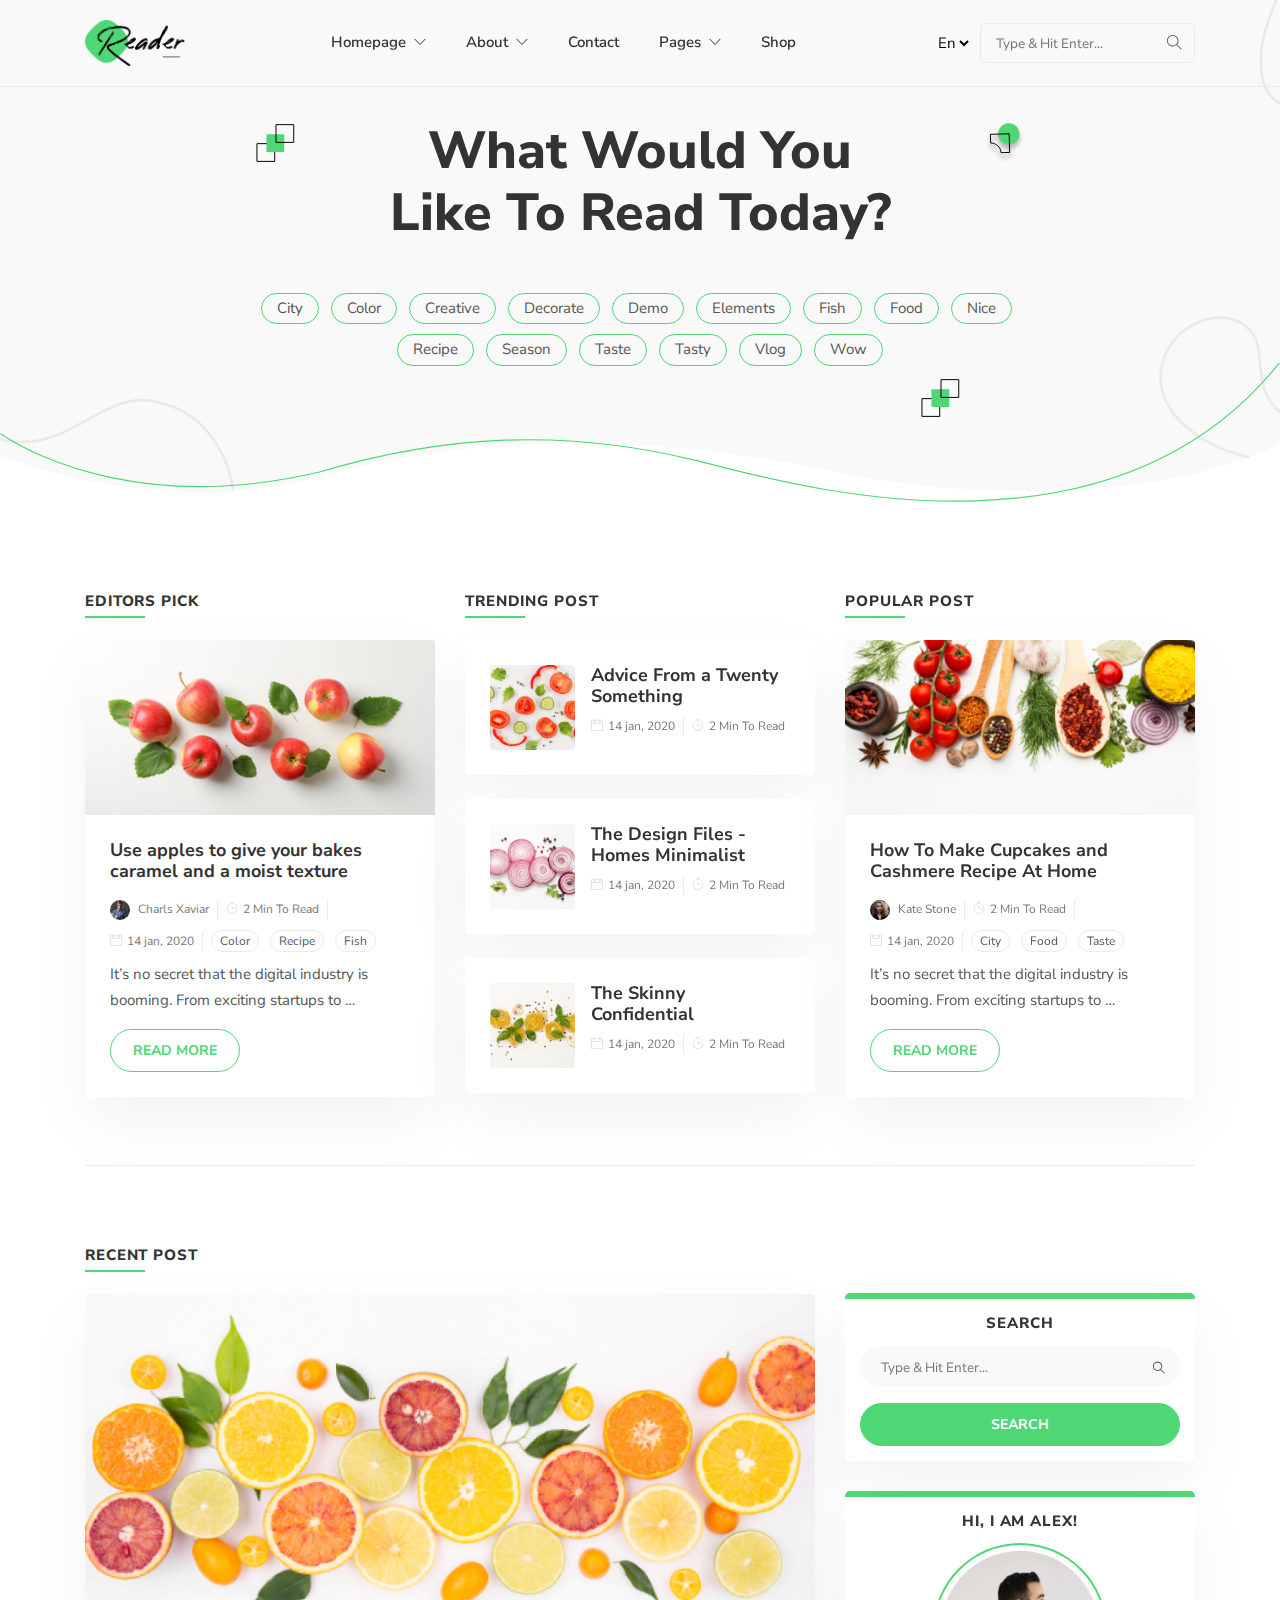
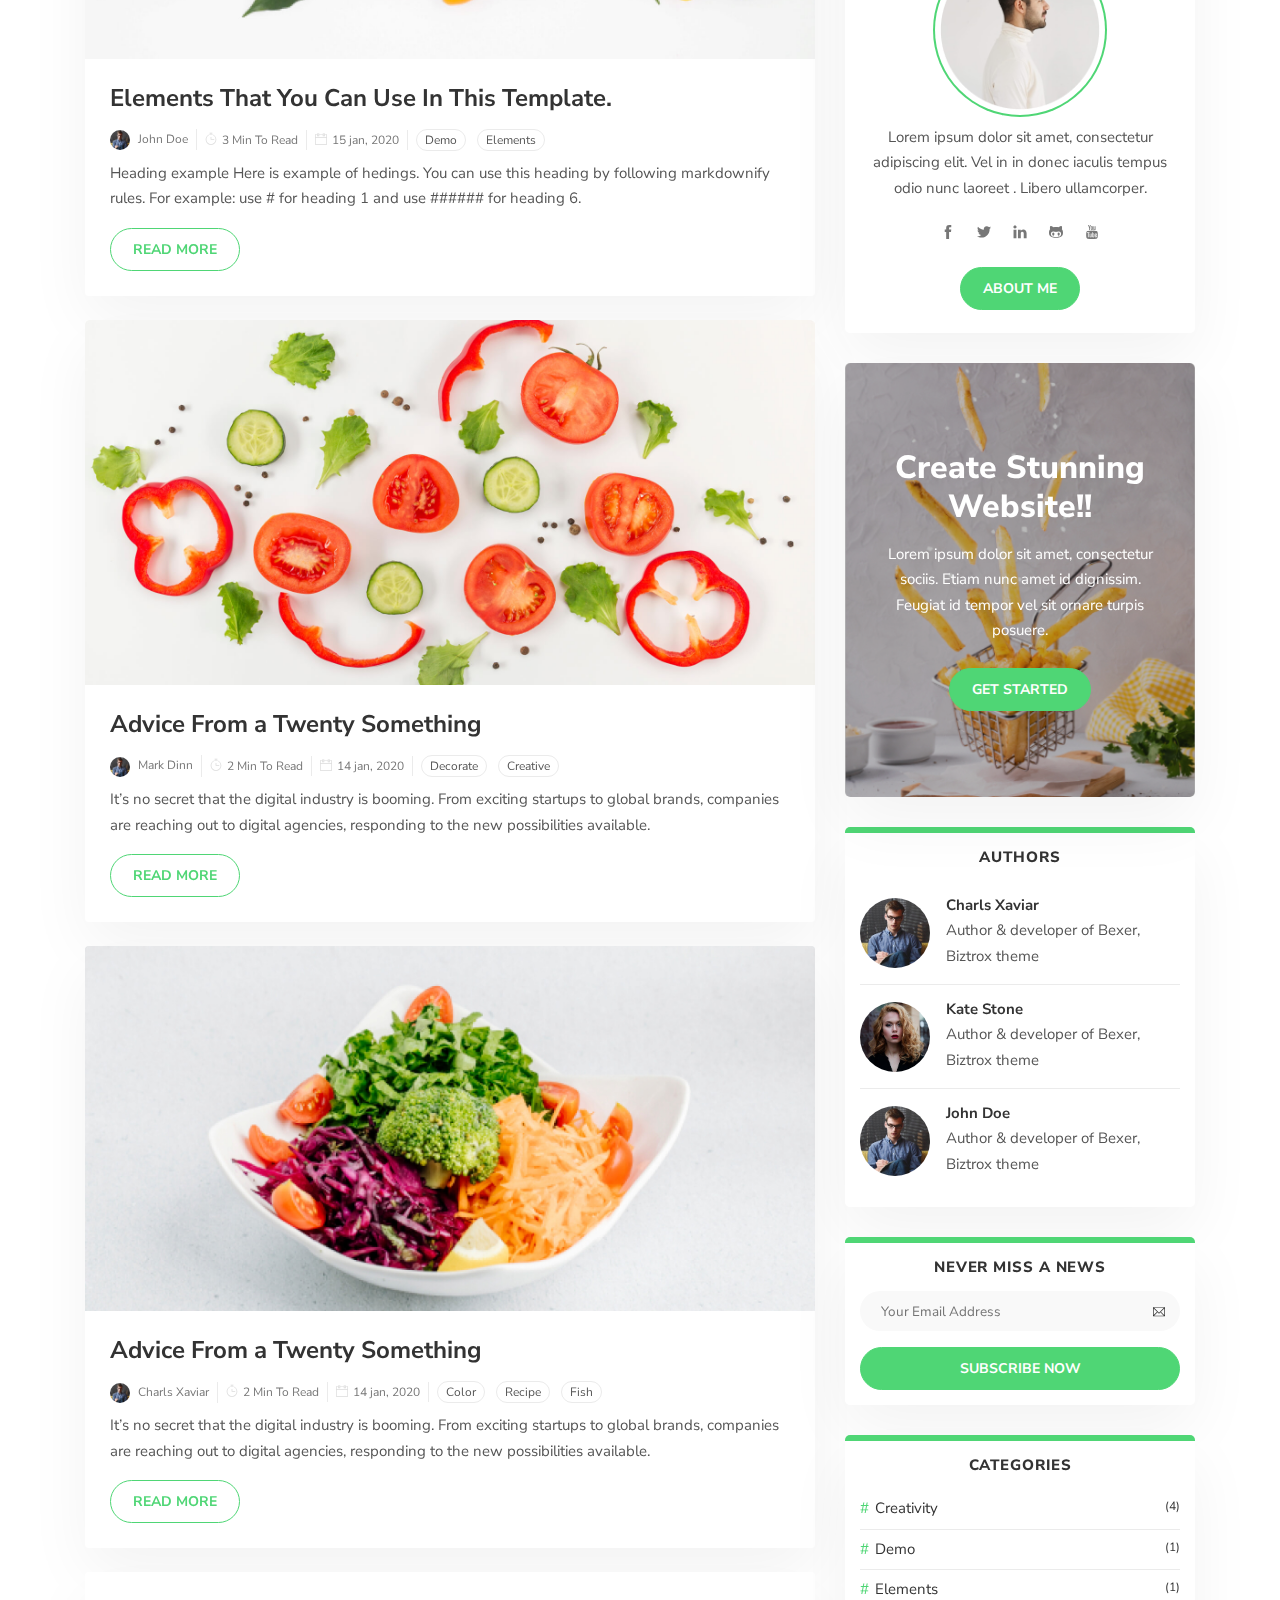
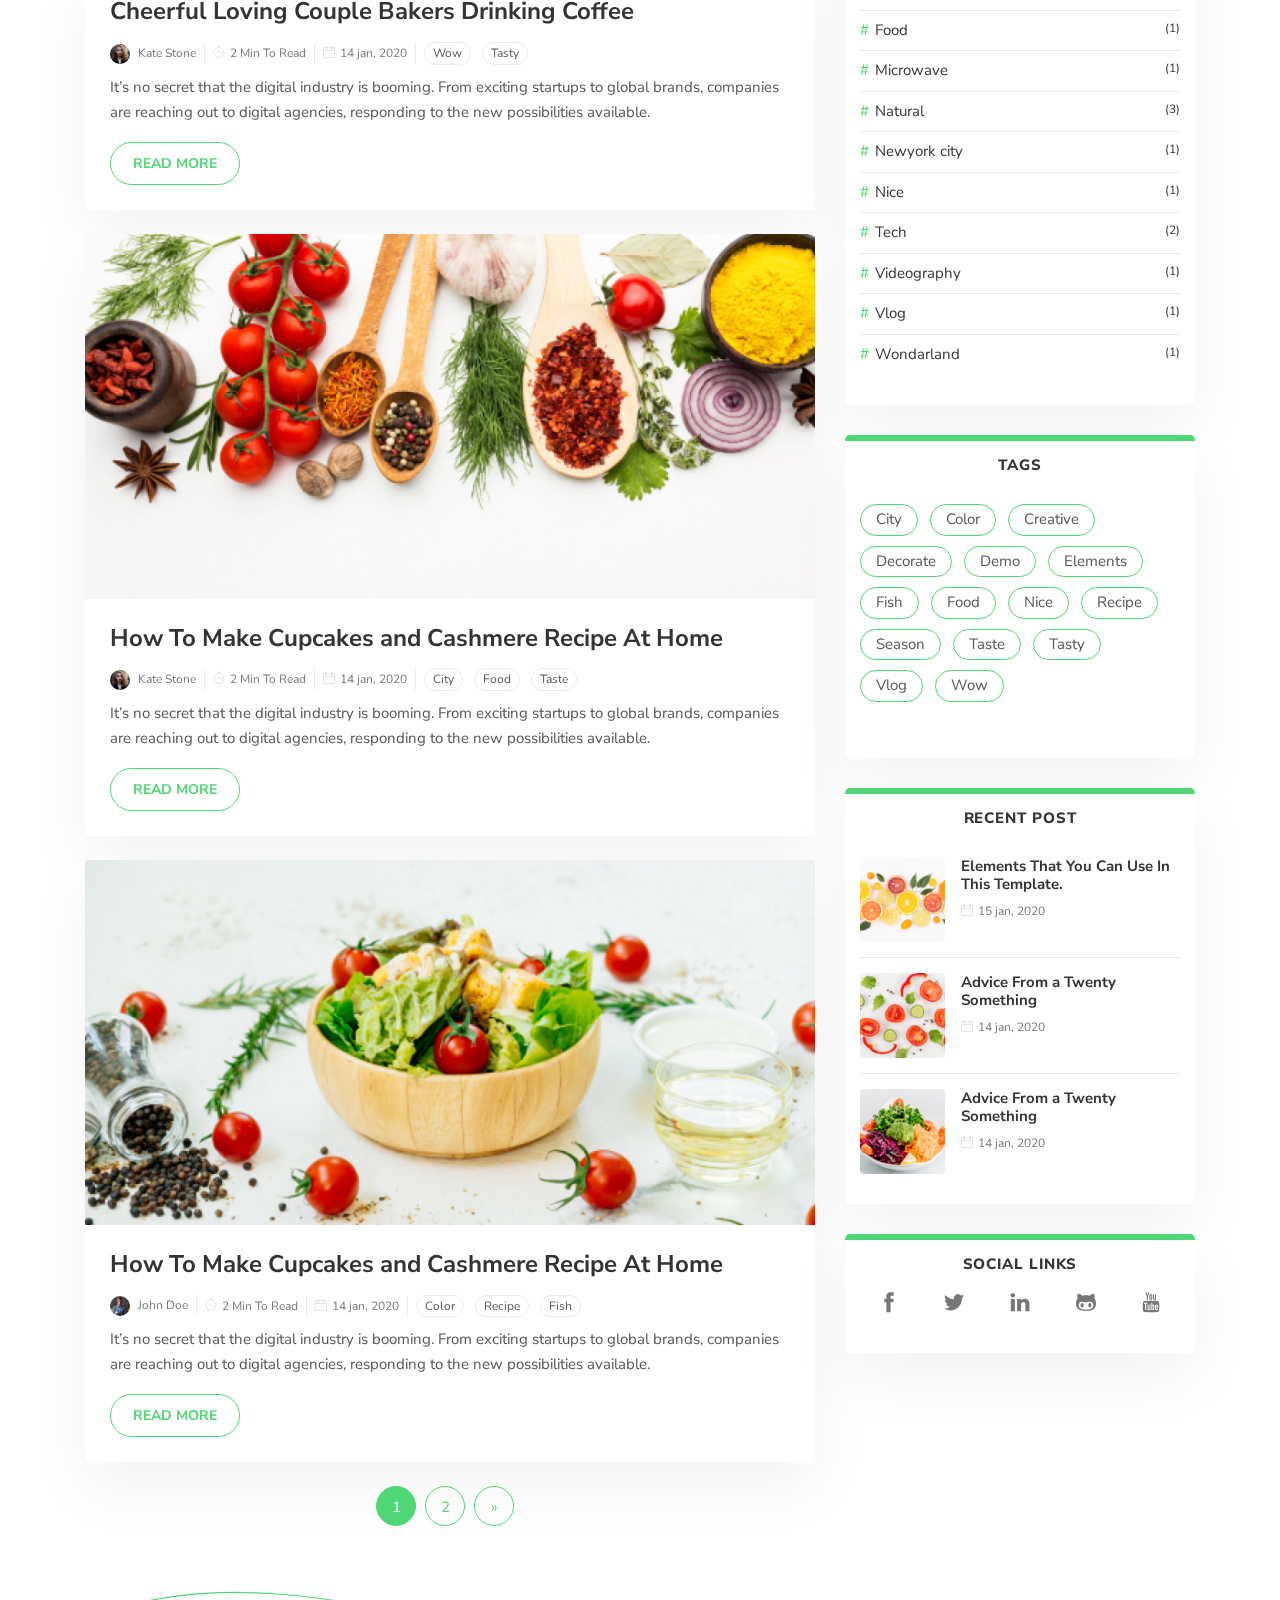
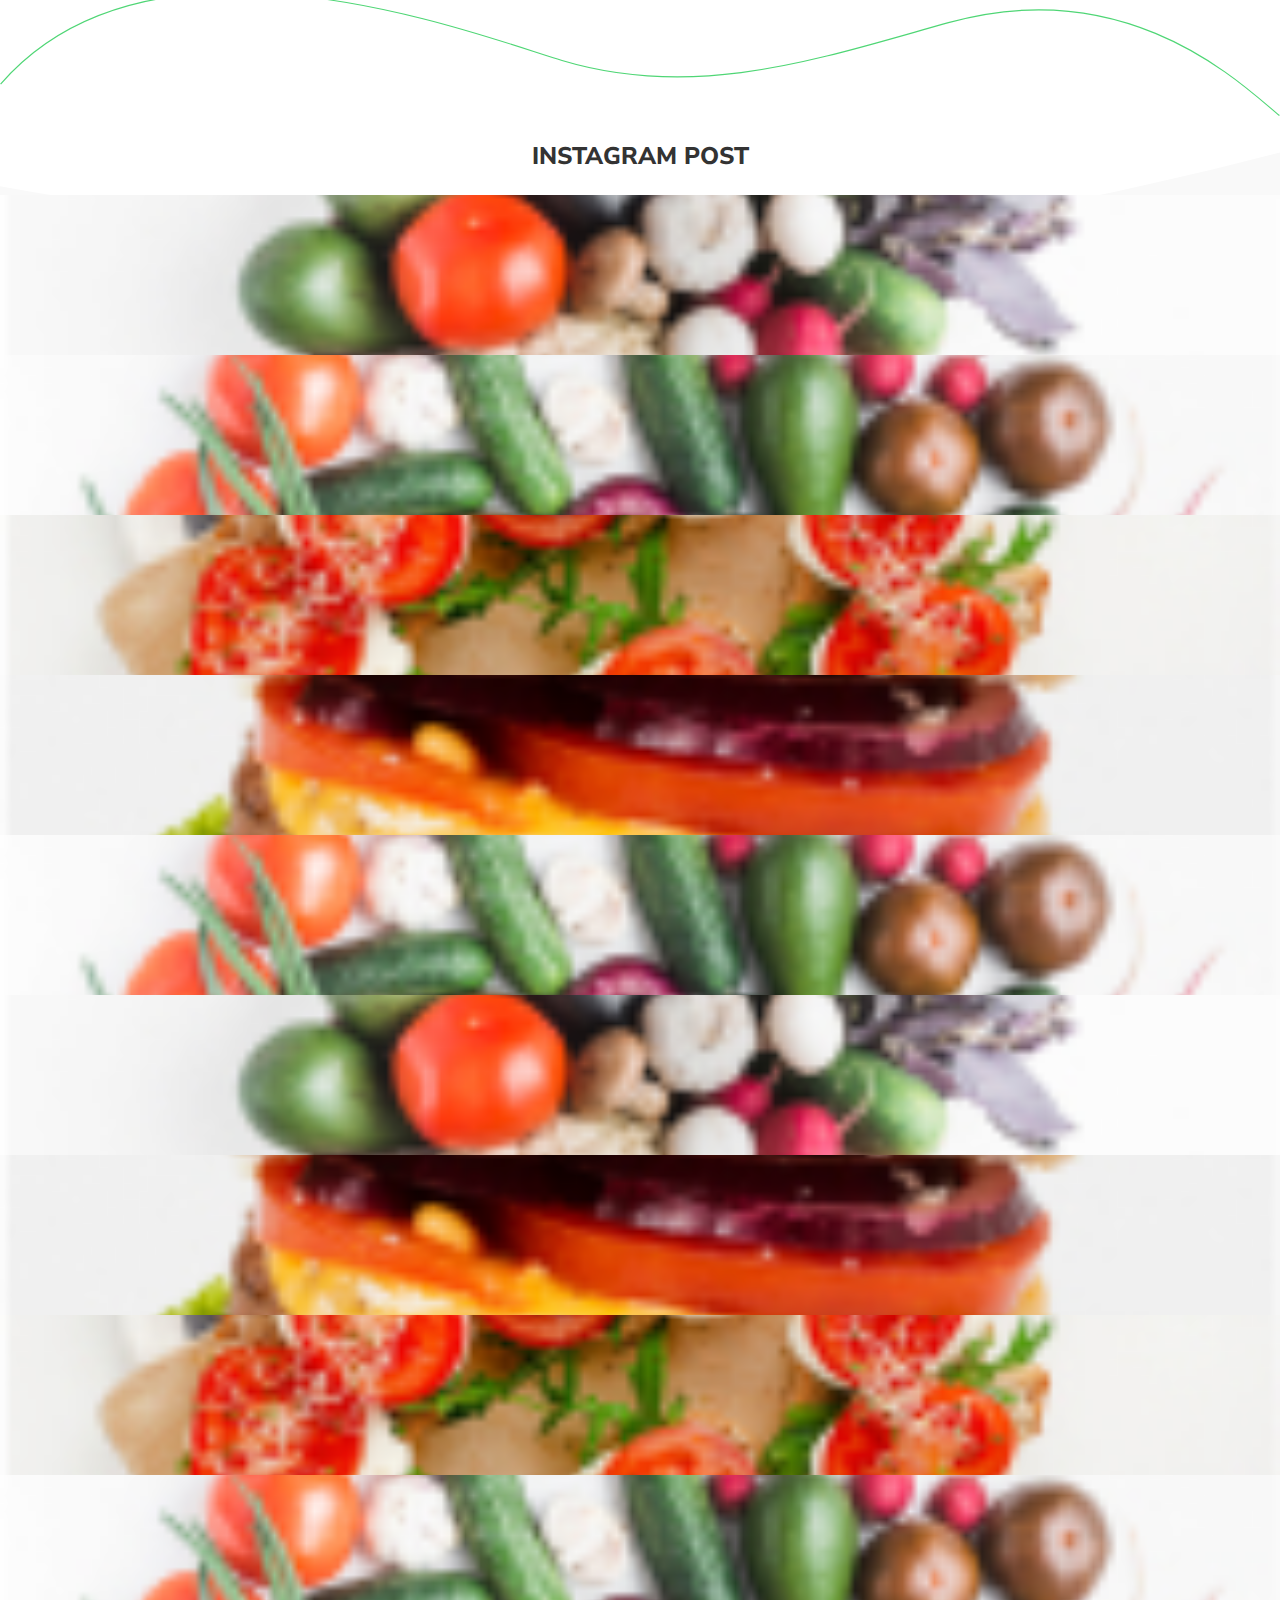
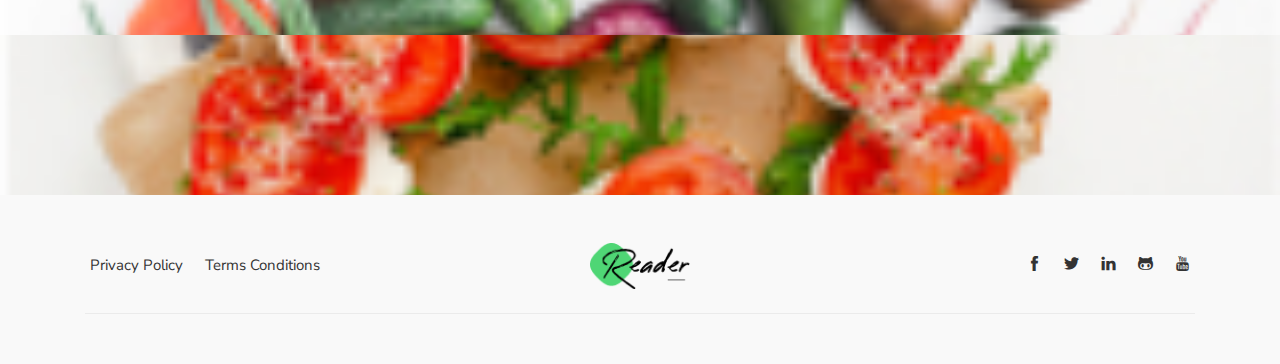
<file: public/theme/client/index.html>
<!DOCTYPE html>

<!--
 // WEBSITE: https://themefisher.com
 // TWITTER: https://twitter.com/themefisher
 // FACEBOOK: https://www.facebook.com/themefisher
 // GITHUB: https://github.com/themefisher/
-->

<html lang="en-us"><head>
  <meta charset="utf-8">
  <title>Reader | Hugo Personal Blog Template</title>

  <!-- mobile responsive meta -->
  <meta name="viewport" content="width=device-width, initial-scale=1, maximum-scale=1">
  <meta name="description" content="This is meta description">
  <meta name="author" content="Themefisher">
  <meta name="generator" content="Hugo 0.74.3" />
  
  <!-- theme meta -->
  <meta name="theme-name" content="reader" />

  <!-- plugins -->
  <link rel="stylesheet" href="plugins/bootstrap/bootstrap.min.css">
  <link rel="stylesheet" href="plugins/themify-icons/themify-icons.css">
  <link rel="stylesheet" href="plugins/slick/slick.css">

  <!-- Main Stylesheet -->
  <link rel="stylesheet" href="css/style.css" media="screen">

  <!--Favicon-->
  <link rel="shortcut icon" href="images/favicon.png" type="image/x-icon">
  <link rel="icon" href="images/favicon.png" type="image/x-icon">

  <meta property="og:title" content="Reader | Hugo Personal Blog Template" />
  <meta property="og:description" content="This is meta description" />
  <meta property="og:type" content="website" />
  <meta property="og:url" content="" />
  <meta property="og:updated_time" content="2020-03-15T15:40:24+06:00" />
</head>
<body>
  <!-- navigation -->
<header class="navigation fixed-top">
  <div class="container">
    <nav class="navbar navbar-expand-lg navbar-white">
      <a class="navbar-brand order-1" href="index.html">
        <img class="img-fluid" width="100px" src="images/logo.png"
          alt="Reader | Hugo Personal Blog Template">
      </a>
      <div class="collapse navbar-collapse text-center order-lg-2 order-3" id="navigation">
        <ul class="navbar-nav mx-auto">
          <li class="nav-item dropdown">
            <a class="nav-link" href="#" role="button" data-toggle="dropdown" aria-haspopup="true"
              aria-expanded="false">
              homepage <i class="ti-angle-down ml-1"></i>
            </a>
            <div class="dropdown-menu">
              <a class="dropdown-item" href="index-full.html">Homepage Full Width</a>
              
              <a class="dropdown-item" href="index-full-left.html">Homepage Full With Left Sidebar</a>
              
              <a class="dropdown-item" href="index-full-right.html">Homepage Full With Right Sidebar</a>
              
              <a class="dropdown-item" href="index-list.html">Homepage List Style</a>
              
              <a class="dropdown-item" href="index-list-left.html">Homepage List With Left Sidebar</a>
              
              <a class="dropdown-item" href="index-list-right.html">Homepage List With Right Sidebar</a>
              
              <a class="dropdown-item" href="index-grid.html">Homepage Grid Style</a>
              
              <a class="dropdown-item" href="index-grid-left.html">Homepage Grid With Left Sidebar</a>
              
              <a class="dropdown-item" href="index-grid-right.html">Homepage Grid With Right Sidebar</a>
              
            </div>
          </li>
          <li class="nav-item dropdown">
            <a class="nav-link" href="#" role="button" data-toggle="dropdown" aria-haspopup="true"
              aria-expanded="false">
              About <i class="ti-angle-down ml-1"></i>
            </a>
            <div class="dropdown-menu">
              
              <a class="dropdown-item" href="about-me.html">About Me</a>
              
              <a class="dropdown-item" href="about-us.html">About Us</a>
              
            </div>
          </li>

          <li class="nav-item">
            <a class="nav-link" href="contact.html">Contact</a>
          </li>

          <li class="nav-item dropdown">
            <a class="nav-link" href="#" role="button" data-toggle="dropdown" aria-haspopup="true"
              aria-expanded="false">Pages <i class="ti-angle-down ml-1"></i>
            </a>
            <div class="dropdown-menu">
              
              <a class="dropdown-item" href="author.html">Author</a>
              
              <a class="dropdown-item" href="author-single.html">Author Single</a>

              <a class="dropdown-item" href="advertise.html">Advertise</a>
              
              <a class="dropdown-item" href="post-details.html">Post Details</a>
              
              <a class="dropdown-item" href="post-elements.html">Post Elements</a>
              
              <a class="dropdown-item" href="tags.html">Tags</a>

              <a class="dropdown-item" href="search-result.html">Search Result</a>

              <a class="dropdown-item" href="search-not-found.html">Search Not Found</a>
              
              <a class="dropdown-item" href="privacy-policy.html">Privacy Policy</a>
              
              <a class="dropdown-item" href="terms-conditions.html">Terms Conditions</a>

              <a class="dropdown-item" href="404.html">404 Page</a>
              
            </div>
          </li>

          <li class="nav-item">
            <a class="nav-link" href="shop.html">Shop</a>
          </li>
        </ul>
      </div>

      <div class="order-2 order-lg-3 d-flex align-items-center">
        <select class="m-2 border-0 bg-transparent" id="select-language">
          <option id="en" value="" selected>En</option>
          <option id="fr" value="">Fr</option>
        </select>
        
        <!-- search -->
        <form class="search-bar">
          <input id="search-query" name="s" type="search" placeholder="Type &amp; Hit Enter...">
        </form>
        
        <button class="navbar-toggler border-0 order-1" type="button" data-toggle="collapse" data-target="#navigation">
          <i class="ti-menu"></i>
        </button>
      </div>

    </nav>
  </div>
</header>
<!-- /navigation -->

<!-- start of banner -->
<div class="banner text-center">
  <div class="container">
    <div class="row">
      <div class="col-lg-9 mx-auto">
        <h1 class="mb-5">What Would You <br> Like To Read Today?</h1>
        <ul class="list-inline widget-list-inline">
          <li class="list-inline-item"><a href="tags.html">City</a></li>
          <li class="list-inline-item"><a href="tags.html">Color</a></li>
          <li class="list-inline-item"><a href="tags.html">Creative</a></li>
          <li class="list-inline-item"><a href="tags.html">Decorate</a></li>
          <li class="list-inline-item"><a href="tags.html">Demo</a></li>
          <li class="list-inline-item"><a href="tags.html">Elements</a></li>
          <li class="list-inline-item"><a href="tags.html">Fish</a></li>
          <li class="list-inline-item"><a href="tags.html">Food</a></li>
          <li class="list-inline-item"><a href="tags.html">Nice</a></li>
          <li class="list-inline-item"><a href="tags.html">Recipe</a></li>
          <li class="list-inline-item"><a href="tags.html">Season</a></li>
          <li class="list-inline-item"><a href="tags.html">Taste</a></li>
          <li class="list-inline-item"><a href="tags.html">Tasty</a></li>
          <li class="list-inline-item"><a href="tags.html">Vlog</a></li>
          <li class="list-inline-item"><a href="tags.html">Wow</a></li>
        </ul>
      </div>
    </div>
  </div>

  
  <svg class="banner-shape-1" width="39" height="40" viewBox="0 0 39 40" fill="none" xmlns="http://www.w3.org/2000/svg">
    <path d="M0.965848 20.6397L0.943848 38.3906L18.6947 38.4126L18.7167 20.6617L0.965848 20.6397Z" stroke="#040306"
      stroke-miterlimit="10" />
    <path class="path" d="M10.4966 11.1283L10.4746 28.8792L28.2255 28.9012L28.2475 11.1503L10.4966 11.1283Z" />
    <path d="M20.0078 1.62949L19.9858 19.3804L37.7367 19.4024L37.7587 1.65149L20.0078 1.62949Z" stroke="#040306"
      stroke-miterlimit="10" />
  </svg>
  
  <svg class="banner-shape-2" width="39" height="39" viewBox="0 0 39 39" fill="none" xmlns="http://www.w3.org/2000/svg">
    <g filter="url(#filter0_d)">
      <path class="path"
        d="M24.1587 21.5623C30.02 21.3764 34.6209 16.4742 34.435 10.6128C34.2491 4.75147 29.3468 0.1506 23.4855 0.336498C17.6241 0.522396 13.0233 5.42466 13.2092 11.286C13.3951 17.1474 18.2973 21.7482 24.1587 21.5623Z" />
      <path
        d="M5.64626 20.0297C11.1568 19.9267 15.7407 24.2062 16.0362 29.6855L24.631 29.4616L24.1476 10.8081L5.41797 11.296L5.64626 20.0297Z"
        stroke="#040306" stroke-miterlimit="10" />
    </g>
    <defs>
      <filter id="filter0_d" x="0.905273" y="0" width="37.8663" height="38.1979" filterUnits="userSpaceOnUse"
        color-interpolation-filters="sRGB">
        <feFlood flood-opacity="0" result="BackgroundImageFix" />
        <feColorMatrix in="SourceAlpha" type="matrix" values="0 0 0 0 0 0 0 0 0 0 0 0 0 0 0 0 0 0 127 0" />
        <feOffset dy="4" />
        <feGaussianBlur stdDeviation="2" />
        <feColorMatrix type="matrix" values="0 0 0 0 0 0 0 0 0 0 0 0 0 0 0 0 0 0 0.25 0" />
        <feBlend mode="normal" in2="BackgroundImageFix" result="effect1_dropShadow" />
        <feBlend mode="normal" in="SourceGraphic" in2="effect1_dropShadow" result="shape" />
      </filter>
    </defs>
  </svg>

  
  <svg class="banner-shape-3" width="39" height="40" viewBox="0 0 39 40" fill="none" xmlns="http://www.w3.org/2000/svg">
    <path d="M0.965848 20.6397L0.943848 38.3906L18.6947 38.4126L18.7167 20.6617L0.965848 20.6397Z" stroke="#040306"
      stroke-miterlimit="10" />
    <path class="path" d="M10.4966 11.1283L10.4746 28.8792L28.2255 28.9012L28.2475 11.1503L10.4966 11.1283Z" />
    <path d="M20.0078 1.62949L19.9858 19.3804L37.7367 19.4024L37.7587 1.65149L20.0078 1.62949Z" stroke="#040306"
      stroke-miterlimit="10" />
  </svg>

  
  <svg class="banner-border" height="240" viewBox="0 0 2202 240" fill="none" xmlns="http://www.w3.org/2000/svg">
    <path
      d="M1 123.043C67.2858 167.865 259.022 257.325 549.762 188.784C764.181 125.427 967.75 112.601 1200.42 169.707C1347.76 205.869 1901.91 374.562 2201 1"
      stroke-width="2" />
  </svg>
</div>
<!-- end of banner -->
<section class="section pb-0">
  <div class="container">
    <div class="row">
      <div class="col-lg-4 mb-5">
        <h2 class="h5 section-title">Editors Pick</h2>
        <article class="card">
          <div class="post-slider slider-sm">
            <img src="images/post/post-1.jpg" class="card-img-top" alt="post-thumb">
          </div>
          
          <div class="card-body">
            <h3 class="h4 mb-3"><a class="post-title" href="post-details.html">Use apples to give your bakes caramel and a moist texture</a></h3>
            <ul class="card-meta list-inline">
              <li class="list-inline-item">
                <a href="author-single.html" class="card-meta-author">
                  <img src="images/john-doe.jpg">
                  <span>Charls Xaviar</span>
                </a>
              </li>
              <li class="list-inline-item">
                <i class="ti-timer"></i>2 Min To Read
              </li>
              <li class="list-inline-item">
                <i class="ti-calendar"></i>14 jan, 2020
              </li>
              <li class="list-inline-item">
                <ul class="card-meta-tag list-inline">
                  <li class="list-inline-item"><a href="tags.html">Color</a></li>
                  <li class="list-inline-item"><a href="tags.html">Recipe</a></li>
                  <li class="list-inline-item"><a href="tags.html">Fish</a></li>
                </ul>
              </li>
            </ul>
            <p>It’s no secret that the digital industry is booming. From exciting startups to …</p>
            <a href="post-details.html" class="btn btn-outline-primary">Read More</a>
          </div>
        </article>
      </div>
      <div class="col-lg-4 mb-5">
        <h2 class="h5 section-title">Trending Post</h2>
        
        <article class="card mb-4">
          <div class="card-body d-flex">
            <img class="card-img-sm" src="images/post/post-3.jpg">
            <div class="ml-3">
              <h4><a href="post-details.html" class="post-title">Advice From a Twenty Something</a></h4>
              <ul class="card-meta list-inline mb-0">
                <li class="list-inline-item mb-0">
                  <i class="ti-calendar"></i>14 jan, 2020
                </li>
                <li class="list-inline-item mb-0">
                  <i class="ti-timer"></i>2 Min To Read
                </li>
              </ul>
            </div>
          </div>
        </article>
        
        <article class="card mb-4">
          <div class="card-body d-flex">
            <img class="card-img-sm" src="images/post/post-2.jpg">
            <div class="ml-3">
              <h4><a href="post-details.html" class="post-title">The Design Files - Homes Minimalist</a></h4>
              <ul class="card-meta list-inline mb-0">
                <li class="list-inline-item mb-0">
                  <i class="ti-calendar"></i>14 jan, 2020
                </li>
                <li class="list-inline-item mb-0">
                  <i class="ti-timer"></i>2 Min To Read
                </li>
              </ul>
            </div>
          </div>
        </article>
        
        <article class="card mb-4">
          <div class="card-body d-flex">
            <img class="card-img-sm" src="images/post/post-4.jpg">
            <div class="ml-3">
              <h4><a href="post-details.html" class="post-title">The Skinny Confidential</a></h4>
              <ul class="card-meta list-inline mb-0">
                <li class="list-inline-item mb-0">
                  <i class="ti-calendar"></i>14 jan, 2020
                </li>
                <li class="list-inline-item mb-0">
                  <i class="ti-timer"></i>2 Min To Read
                </li>
              </ul>
            </div>
          </div>
        </article>
      </div>
      
      <div class="col-lg-4 mb-5">
        <h2 class="h5 section-title">Popular Post</h2>
        
        <article class="card">
          <div class="post-slider slider-sm">
            <img src="images/post/post-5.jpg" class="card-img-top" alt="post-thumb">
          </div>
          <div class="card-body">
            <h3 class="h4 mb-3"><a class="post-title" href="post-details.html">How To Make Cupcakes and Cashmere Recipe At Home</a></h3>
            <ul class="card-meta list-inline">
              <li class="list-inline-item">
                <a href="author-single.html" class="card-meta-author">
                  <img src="images/kate-stone.jpg" alt="Kate Stone">
                  <span>Kate Stone</span>
                </a>
              </li>
              <li class="list-inline-item">
                <i class="ti-timer"></i>2 Min To Read
              </li>
              <li class="list-inline-item">
                <i class="ti-calendar"></i>14 jan, 2020
              </li>
              <li class="list-inline-item">
                <ul class="card-meta-tag list-inline">
                  <li class="list-inline-item"><a href="tags.html">City</a></li>
                  <li class="list-inline-item"><a href="tags.html">Food</a></li>
                  <li class="list-inline-item"><a href="tags.html">Taste</a></li>
                </ul>
              </li>
            </ul>
            <p>It’s no secret that the digital industry is booming. From exciting startups to …</p>
            <a href="post-details.html" class="btn btn-outline-primary">Read More</a>
          </div>
        </article>
      </div>
      <div class="col-12">
        <div class="border-bottom border-default"></div>
      </div>
    </div>
  </div>
</section>

<section class="section-sm">
  <div class="container">
    <div class="row justify-content-center">
      <div class="col-lg-8  mb-5 mb-lg-0">
  <h2 class="h5 section-title">Recent Post</h2>
  <article class="card mb-4">
  <div class="post-slider">
      <img src="images/post/post-10.jpg" class="card-img-top" alt="post-thumb">
      <img src="images/post/post-1.jpg" class="card-img-top" alt="post-thumb">
  </div>
  <div class="card-body">
      <h3 class="mb-3"><a class="post-title" href="post-elements.html">Elements That You Can Use In This Template.</a></h3>
      <ul class="card-meta list-inline">
      <li class="list-inline-item">
          <a href="author-single.html" class="card-meta-author">
          <img src="images/john-doe.jpg" alt="John Doe">
          <span>John Doe</span>
          </a>
      </li>
      <li class="list-inline-item">
          <i class="ti-timer"></i>3 Min To Read
      </li>
      <li class="list-inline-item">
          <i class="ti-calendar"></i>15 jan, 2020
      </li>
      <li class="list-inline-item">
          <ul class="card-meta-tag list-inline">
          <li class="list-inline-item"><a href="tags.html">Demo</a></li>
          <li class="list-inline-item"><a href="tags.html">Elements</a></li>
          </ul>
      </li>
      </ul>
      <p>Heading example Here is example of hedings. You can use this heading by following markdownify rules. For example: use # for heading 1 and use ###### for heading 6.</p>
      <a href="post-elements.html" class="btn btn-outline-primary">Read More</a>
  </div>
  </article>

  <article class="card mb-4">
  <div class="post-slider">
      <img src="images/post/post-3.jpg" class="card-img-top" alt="post-thumb">
  </div>
  <div class="card-body">
      <h3 class="mb-3"><a class="post-title" href="post-details.html">Advice From a Twenty Something</a></h3>
      <ul class="card-meta list-inline">
      <li class="list-inline-item">
          <a href="author-single.html" class="card-meta-author">
          <img src="images/john-doe.jpg">
          <span>Mark Dinn</span>
          </a>
      </li>
      <li class="list-inline-item">
          <i class="ti-timer"></i>2 Min To Read
      </li>
      <li class="list-inline-item">
          <i class="ti-calendar"></i>14 jan, 2020
      </li>
      <li class="list-inline-item">
          <ul class="card-meta-tag list-inline">
          <li class="list-inline-item"><a href="tags.html">Decorate</a></li>
          <li class="list-inline-item"><a href="tags.html">Creative</a></li>
          </ul>
      </li>
      </ul>
      <p>It’s no secret that the digital industry is booming. From exciting startups to global brands, companies are reaching out to digital agencies, responding to the new possibilities available.</p>
      <a href="post-details.html" class="btn btn-outline-primary">Read More</a>
  </div>
  </article>

  <article class="card mb-4">
  <div class="post-slider">
      <img src="images/post/post-7.jpg" class="card-img-top" alt="post-thumb">
  </div>
  
  <div class="card-body">
      <h3 class="mb-3"><a class="post-title" href="post-details.html">Advice From a Twenty Something</a></h3>
      <ul class="card-meta list-inline">
      <li class="list-inline-item">
          <a href="author-single.html" class="card-meta-author">
          <img src="images/john-doe.jpg">
          <span>Charls Xaviar</span>
          </a>
      </li>
      <li class="list-inline-item">
          <i class="ti-timer"></i>2 Min To Read
      </li>
      <li class="list-inline-item">
          <i class="ti-calendar"></i>14 jan, 2020
      </li>
      <li class="list-inline-item">
          <ul class="card-meta-tag list-inline">
          <li class="list-inline-item"><a href="tags.html">Color</a></li>
          <li class="list-inline-item"><a href="tags.html">Recipe</a></li>
          <li class="list-inline-item"><a href="tags.html">Fish</a></li>
          </ul>
      </li>
      </ul>
      <p>It’s no secret that the digital industry is booming. From exciting startups to global brands, companies are reaching out to digital agencies, responding to the new possibilities available.</p>
      <a href="post-details.html" class="btn btn-outline-primary">Read More</a>
  </div>
  </article>
  
  <article class="card mb-4">
  <div class="card-body">
      <h3 class="mb-3"><a class="post-title" href="post-details.html">Cheerful Loving Couple Bakers Drinking Coffee</a></h3>
      <ul class="card-meta list-inline">
      <li class="list-inline-item">
          <a href="author-single.html" class="card-meta-author">
          <img src="images/kate-stone.jpg" alt="Kate Stone">
          <span>Kate Stone</span>
          </a>
      </li>
      <li class="list-inline-item">
          <i class="ti-timer"></i>2 Min To Read
      </li>
      <li class="list-inline-item">
          <i class="ti-calendar"></i>14 jan, 2020
      </li>
      <li class="list-inline-item">
          <ul class="card-meta-tag list-inline">
          <li class="list-inline-item"><a href="tags.html">Wow</a></li>
          <li class="list-inline-item"><a href="tags.html">Tasty</a></li>
          </ul>
      </li>
      </ul>
      <p>It’s no secret that the digital industry is booming. From exciting startups to global brands, companies are reaching out to digital agencies, responding to the new possibilities available.</p>
      <a href="post-details.html" class="btn btn-outline-primary">Read More</a>
  </div>
  </article>
  
  <article class="card mb-4">
  <div class="post-slider">
      <img src="images/post/post-5.jpg" class="card-img-top" alt="post-thumb">
  </div>
  <div class="card-body">
      <h3 class="mb-3"><a class="post-title" href="post-details.html">How To Make Cupcakes and Cashmere Recipe At Home</a></h3>
      <ul class="card-meta list-inline">
      <li class="list-inline-item">
          <a href="author-single.html" class="card-meta-author">
          <img src="images/kate-stone.jpg" alt="Kate Stone">
          <span>Kate Stone</span>
          </a>
      </li>
      <li class="list-inline-item">
          <i class="ti-timer"></i>2 Min To Read
      </li>
      <li class="list-inline-item">
          <i class="ti-calendar"></i>14 jan, 2020
      </li>
      <li class="list-inline-item">
          <ul class="card-meta-tag list-inline">
          <li class="list-inline-item"><a href="tags.html">City</a></li>
          <li class="list-inline-item"><a href="tags.html">Food</a></li>
          <li class="list-inline-item"><a href="tags.html">Taste</a></li>
          </ul>
      </li>
      </ul>
      <p>It’s no secret that the digital industry is booming. From exciting startups to global brands, companies are reaching out to digital agencies, responding to the new possibilities available.</p>
      <a href="post-details.html" class="btn btn-outline-primary">Read More</a>
  </div>
  </article>
  
  <article class="card mb-4">
  <div class="post-slider">
      <img src="images/post/post-8.jpg" class="card-img-top" alt="post-thumb">
      <img src="images/post/post-9.jpg" class="card-img-top" alt="post-thumb">
  </div>
  <div class="card-body">
      <h3 class="mb-3"><a class="post-title" href="post-details.html">How To Make Cupcakes and Cashmere Recipe At Home</a></h3>
      <ul class="card-meta list-inline">
      <li class="list-inline-item">
          <a href="author-single.html" class="card-meta-author">
          <img src="images/john-doe.jpg" alt="John Doe">
          <span>John Doe</span>
          </a>
      </li>
      <li class="list-inline-item">
          <i class="ti-timer"></i>2 Min To Read
      </li>
      <li class="list-inline-item">
          <i class="ti-calendar"></i>14 jan, 2020
      </li>
      <li class="list-inline-item">
          <ul class="card-meta-tag list-inline">
          <li class="list-inline-item"><a href="tags.html">Color</a></li>
          <li class="list-inline-item"><a href="tags.html">Recipe</a></li>
          <li class="list-inline-item"><a href="tags.html">Fish</a></li>
          </ul>
      </li>
      </ul>
      <p>It’s no secret that the digital industry is booming. From exciting startups to global brands, companies are reaching out to digital agencies, responding to the new possibilities available.</p>
      <a href="post-details.html" class="btn btn-outline-primary">Read More</a>
  </div>
  </article>
  
  <ul class="pagination justify-content-center">
    <li class="page-item page-item active ">
        <a href="#!" class="page-link">1</a>
    </li>
    <li class="page-item">
        <a href="#!" class="page-link">2</a>
    </li>
    <li class="page-item">
        <a href="#!" class="page-link">&raquo;</a>
    </li>
  </ul>
</div>
      <aside class="col-lg-4 sidebar-home">
  <!-- Search -->
  <div class="widget">
    <h4 class="widget-title"><span>Search</span></h4>
    <form action="#!" class="widget-search">
      <input class="mb-3" id="search-query" name="s" type="search" placeholder="Type &amp; Hit Enter...">
      <i class="ti-search"></i>
      <button type="submit" class="btn btn-primary btn-block">Search</button>
    </form>
  </div>

  <!-- about me -->
  <div class="widget widget-about">
    <h4 class="widget-title">Hi, I am Alex!</h4>
    <img class="img-fluid" src="images/author.jpg" alt="Themefisher">
    <p>Lorem ipsum dolor sit amet, consectetur adipiscing elit. Vel in in donec iaculis tempus odio nunc laoreet . Libero ullamcorper.</p>
    <ul class="list-inline social-icons mb-3">
      
      <li class="list-inline-item"><a href="#"><i class="ti-facebook"></i></a></li>
      
      <li class="list-inline-item"><a href="#"><i class="ti-twitter-alt"></i></a></li>
      
      <li class="list-inline-item"><a href="#"><i class="ti-linkedin"></i></a></li>
      
      <li class="list-inline-item"><a href="#"><i class="ti-github"></i></a></li>
      
      <li class="list-inline-item"><a href="#"><i class="ti-youtube"></i></a></li>
      
    </ul>
    <a href="about-me.html" class="btn btn-primary mb-2">About me</a>
  </div>
  
  <!-- Promotion -->
  <div class="promotion">
    <img src="images/promotion.jpg" class="img-fluid w-100">
    <div class="promotion-content">
      <h5 class="text-white mb-3">Create Stunning Website!!</h5>
      <p class="text-white mb-4">Lorem ipsum dolor sit amet, consectetur sociis. Etiam nunc amet id dignissim. Feugiat id tempor vel sit ornare turpis posuere.</p>
      <a href="https://themefisher.com/" class="btn btn-primary">Get Started</a>
    </div>
  </div>

  <!-- authors -->
  <div class="widget widget-author">
    <h4 class="widget-title">Authors</h4>
    <div class="media align-items-center">
      <div class="mr-3">
        <img class="widget-author-image" src="images/john-doe.jpg">
      </div>
      <div class="media-body">
        <h5 class="mb-1"><a class="post-title" href="author-single.html">Charls Xaviar</a></h5>
        <span>Author &amp; developer of Bexer, Biztrox theme</span>
      </div>
    </div>
    <div class="media align-items-center">
      <div class="mr-3">
        <img class="widget-author-image" src="images/kate-stone.jpg">
      </div>
      <div class="media-body">
        <h5 class="mb-1"><a class="post-title" href="author-single.html">Kate Stone</a></h5>
        <span>Author &amp; developer of Bexer, Biztrox theme</span>
      </div>
    </div>
    <div class="media align-items-center">
      <div class="mr-3">
        <img class="widget-author-image" src="images/john-doe.jpg" alt="John Doe">
      </div>
      <div class="media-body">
        <h5 class="mb-1"><a class="post-title" href="author-single.html">John Doe</a></h5>
        <span>Author &amp; developer of Bexer, Biztrox theme</span>
      </div>
    </div>
  </div>
  <!-- Search -->
  
  <div class="widget">
    <h4 class="widget-title"><span>Never Miss A News</span></h4>
    <form action="#!" method="post" name="mc-embedded-subscribe-form" target="_blank"
      class="widget-search">
      <input class="mb-3" id="search-query" name="s" type="search" placeholder="Your Email Address">
      <i class="ti-email"></i>
      <button type="submit" class="btn btn-primary btn-block" name="subscribe">Subscribe now</button>
      <div style="position: absolute; left: -5000px;" aria-hidden="true">
        <input type="text" name="b_463ee871f45d2d93748e77cad_a0a2c6d074" tabindex="-1">
      </div>
    </form>
  </div>

  <!-- categories -->
  <div class="widget widget-categories">
    <h4 class="widget-title"><span>Categories</span></h4>
    <ul class="list-unstyled widget-list">
      <li><a href="tags.html" class="d-flex">Creativity <small class="ml-auto">(4)</small></a></li>
      <li><a href="tags.html" class="d-flex">Demo <small class="ml-auto">(1)</small></a></li>
      <li><a href="tags.html" class="d-flex">Elements <small class="ml-auto">(1)</small></a></li>
      <li><a href="tags.html" class="d-flex">Food <small class="ml-auto">(1)</small></a></li>
      <li><a href="tags.html" class="d-flex">Microwave <small class="ml-auto">(1)</small></a></li>
      <li><a href="tags.html" class="d-flex">Natural <small class="ml-auto">(3)</small></a></li>
      <li><a href="tags.html" class="d-flex">Newyork city <small class="ml-auto">(1)</small></a></li>
      <li><a href="tags.html" class="d-flex">Nice <small class="ml-auto">(1)</small></a></li>
      <li><a href="tags.html" class="d-flex">Tech <small class="ml-auto">(2)</small></a></li>
      <li><a href="tags.html" class="d-flex">Videography <small class="ml-auto">(1)</small></a></li>
      <li><a href="tags.html" class="d-flex">Vlog <small class="ml-auto">(1)</small></a></li>
      <li><a href="tags.html" class="d-flex">Wondarland <small class="ml-auto">(1)</small></a></li>
    </ul>
  </div><!-- tags -->
  <div class="widget">
    <h4 class="widget-title"><span>Tags</span></h4>
    <ul class="list-inline widget-list-inline widget-card">
      <li class="list-inline-item"><a href="tags.html">City</a></li>
      <li class="list-inline-item"><a href="tags.html">Color</a></li>
      <li class="list-inline-item"><a href="tags.html">Creative</a></li>
      <li class="list-inline-item"><a href="tags.html">Decorate</a></li>
      <li class="list-inline-item"><a href="tags.html">Demo</a></li>
      <li class="list-inline-item"><a href="tags.html">Elements</a></li>
      <li class="list-inline-item"><a href="tags.html">Fish</a></li>
      <li class="list-inline-item"><a href="tags.html">Food</a></li>
      <li class="list-inline-item"><a href="tags.html">Nice</a></li>
      <li class="list-inline-item"><a href="tags.html">Recipe</a></li>
      <li class="list-inline-item"><a href="tags.html">Season</a></li>
      <li class="list-inline-item"><a href="tags.html">Taste</a></li>
      <li class="list-inline-item"><a href="tags.html">Tasty</a></li>
      <li class="list-inline-item"><a href="tags.html">Vlog</a></li>
      <li class="list-inline-item"><a href="tags.html">Wow</a></li>
    </ul>
  </div><!-- recent post -->
  <div class="widget">
    <h4 class="widget-title">Recent Post</h4>

    <!-- post-item -->
    <article class="widget-card">
      <div class="d-flex">
        <img class="card-img-sm" src="images/post/post-10.jpg">
        <div class="ml-3">
          <h5><a class="post-title" href="post/elements/">Elements That You Can Use In This Template.</a></h5>
          <ul class="card-meta list-inline mb-0">
            <li class="list-inline-item mb-0">
              <i class="ti-calendar"></i>15 jan, 2020
            </li>
          </ul>
        </div>
      </div>
    </article>
    
    <article class="widget-card">
      <div class="d-flex">
        <img class="card-img-sm" src="images/post/post-3.jpg">
        <div class="ml-3">
          <h5><a class="post-title" href="post-details.html">Advice From a Twenty Something</a></h5>
          <ul class="card-meta list-inline mb-0">
            <li class="list-inline-item mb-0">
              <i class="ti-calendar"></i>14 jan, 2020
            </li>
          </ul>
        </div>
      </div>
    </article>
    
    <article class="widget-card">
      <div class="d-flex">
        <img class="card-img-sm" src="images/post/post-7.jpg">
        <div class="ml-3">
          <h5><a class="post-title" href="post-details.html">Advice From a Twenty Something</a></h5>
          <ul class="card-meta list-inline mb-0">
            <li class="list-inline-item mb-0">
              <i class="ti-calendar"></i>14 jan, 2020
            </li>
          </ul>
        </div>
      </div>
    </article>
  </div>

  <!-- Social -->
  <div class="widget">
    <h4 class="widget-title"><span>Social Links</span></h4>
    <ul class="list-inline widget-social">
      <li class="list-inline-item"><a href="#"><i class="ti-facebook"></i></a></li>
      <li class="list-inline-item"><a href="#"><i class="ti-twitter-alt"></i></a></li>
      <li class="list-inline-item"><a href="#"><i class="ti-linkedin"></i></a></li>
      <li class="list-inline-item"><a href="#"><i class="ti-github"></i></a></li>
      <li class="list-inline-item"><a href="#"><i class="ti-youtube"></i></a></li>
    </ul>
  </div>
</aside>
    </div>
  </div>
</section>

<footer class="footer">
  <svg class="footer-border" height="214" viewBox="0 0 2204 214" fill="none" xmlns="http://www.w3.org/2000/svg">
      <path d="M2203 213C2136.58 157.994 1942.77 -33.1996 1633.1 53.0486C1414.13 114.038 1200.92 188.208 967.765 118.127C820.12 73.7483 263.977 -143.754 0.999958 158.899"
      stroke-width="2" />
  </svg>
  
  <div class="instafeed text-center mb-5">
      <h2 class="h3 mb-4">INSTAGRAM POST</h2>
      
      <div class="instagram-slider">
        <div class="instagram-post"><img src="images/instagram/1.jpg"></div>
        <div class="instagram-post"><img src="images/instagram/2.jpg"></div>
        <div class="instagram-post"><img src="images/instagram/4.jpg"></div>
        <div class="instagram-post"><img src="images/instagram/3.jpg"></div>
        <div class="instagram-post"><img src="images/instagram/2.jpg"></div>
        <div class="instagram-post"><img src="images/instagram/1.jpg"></div>
        <div class="instagram-post"><img src="images/instagram/3.jpg"></div>
        <div class="instagram-post"><img src="images/instagram/4.jpg"></div>
        <div class="instagram-post"><img src="images/instagram/2.jpg"></div>
        <div class="instagram-post"><img src="images/instagram/4.jpg"></div>
      </div>
  </div>
  
  <div class="container">
      <div class="row align-items-center">
      <div class="col-md-5 text-center text-md-left mb-4">
          <ul class="list-inline footer-list mb-0">
            <li class="list-inline-item"><a href="privacy-policy.html">Privacy Policy</a></li>
            <li class="list-inline-item"><a href="terms-conditions.html">Terms Conditions</a></li>
          </ul>
      </div>
      <div class="col-md-2 text-center mb-4">
          <a href="index.html"><img class="img-fluid" width="100px" src="images/logo.png" alt="Reader | Hugo Personal Blog Template"></a>
      </div>
      <div class="col-md-5 text-md-right text-center mb-4">
          <ul class="list-inline footer-list mb-0">
          
          <li class="list-inline-item"><a href="#"><i class="ti-facebook"></i></a></li>
          
          <li class="list-inline-item"><a href="#"><i class="ti-twitter-alt"></i></a></li>
          
          <li class="list-inline-item"><a href="#"><i class="ti-linkedin"></i></a></li>
          
          <li class="list-inline-item"><a href="#"><i class="ti-github"></i></a></li>
          
          <li class="list-inline-item"><a href="#"><i class="ti-youtube"></i></a></li>
          
          </ul>
      </div>
      <div class="col-12">
          <div class="border-bottom border-default"></div>
      </div>
      </div>
  </div>
  </footer>


  <!-- JS Plugins -->
  <script src="plugins/jQuery/jquery.min.js"></script>

  <script src="plugins/bootstrap/bootstrap.min.js"></script>

  <script src="plugins/slick/slick.min.js"></script>

  <script src="plugins/instafeed/instafeed.min.js"></script>


  <!-- Main Script -->
  <script src="js/script.js"></script></body>
</html>
</file>
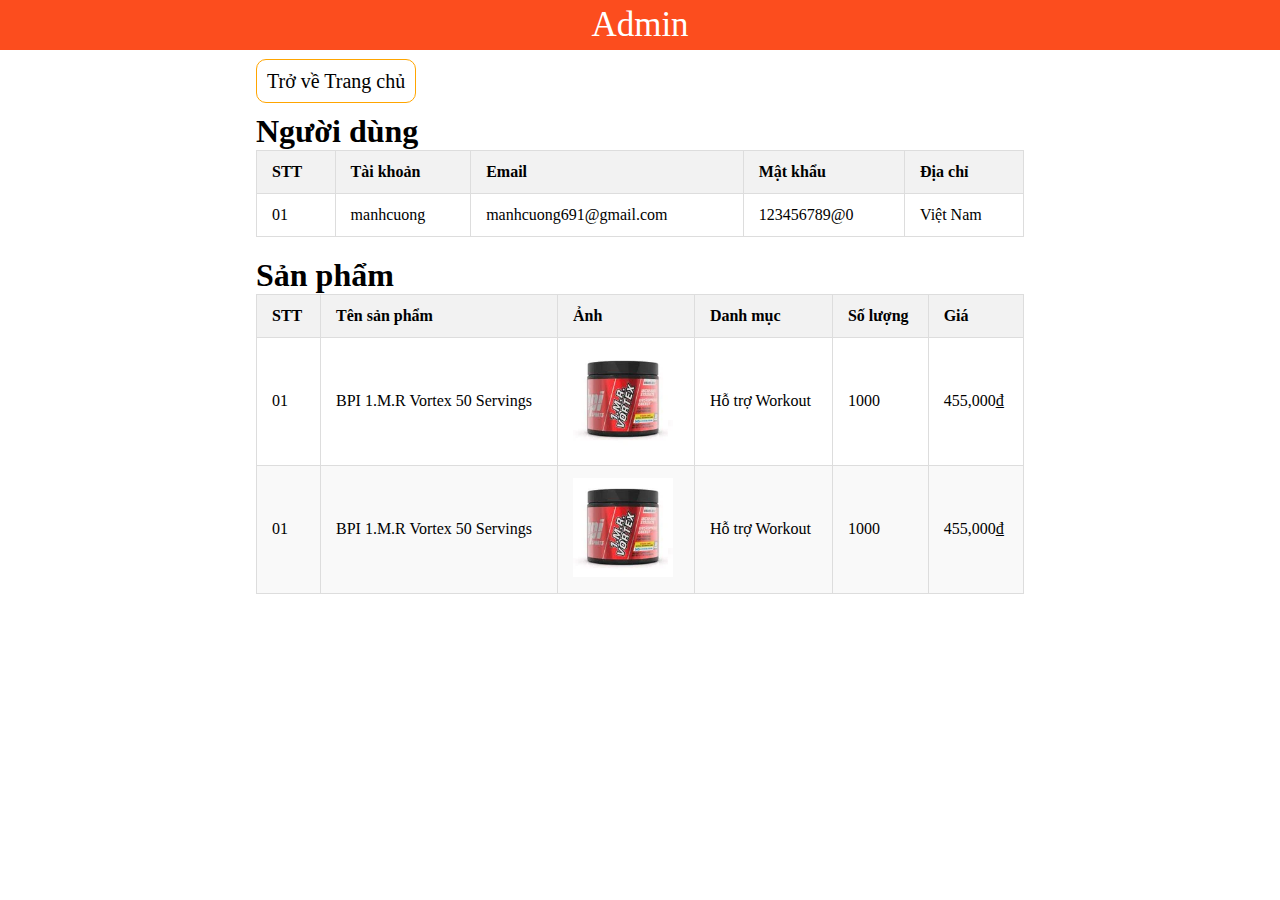
<file: resources/views/code-sondinh/15_6_shopweb/admin/index.html>
<!DOCTYPE html>
<html lang="en">
  <head>
    <meta charset="UTF-8" />
    <meta name="viewport" content="width=device-width, initial-scale=1.0" />
    <title>Admin</title>
    <link rel="stylesheet" href="./style.css" />
  </head>
  <body>
    <header>
      <div class="khung">
        <ul>
          <li><a href="#">Admin</a></li>
        </ul>
      </div>
    </header>
    <main>
      <div class="khung">
        <div class="trang-chu">
            <a href="../index.html">Trở về Trang chủ</a>
        </div>
        <div class="nguoi-dung">
          <h1>Người dùng</h1>
          <div class="thong-tin">
            <table border="1" class="table">
              <thead>
                <th>STT</th>
                <th>Tài khoản</th>
                <th>Email</th>
                <th>Mật khẩu</th>
                <th>Địa chỉ</th>
              </thead>
              <tbody>
                <td>01</td>
                <td>manhcuong</td>
                <td>manhcuong691@gmail.com</td>
                <td>123456789@0</td>
                <td>Việt Nam</td>
              </tbody>
            </table>
          </div>
        </div>
        <div class="san-pham">
          <div class="thong-tin">
            <h1>Sản phẩm</h1>
            <table border="1" class="table">
              <thead>
                <th>STT</th>
                <th>Tên sản phẩm</th>
                <th>Ảnh</th>
                <th>Danh mục</th>
                <th>Số lượng</th>
                <th>Giá</th>
              </thead>
              <tbody>
                <tr>
                  <td>01</td>
                  <td>BPI 1.M.R Vortex 50 Servings</td>
                  <td>
                    <img
                      src="./vortex_fruit_punch_bd0149d13cf94343bf30ef1f70bacc7d_compact.webp"
                      width="100px"
                      alt=""
                    />
                  </td>
                  <td>Hỗ trợ Workout</td>
                  <td>1000</td>
                  <td>455,000₫</td>
                </tr>
                <tr>
                  <td>01</td>
                  <td>BPI 1.M.R Vortex 50 Servings</td>
                  <td>
                    <img
                      src="./vortex_fruit_punch_bd0149d13cf94343bf30ef1f70bacc7d_compact.webp"
                      width="100px"
                      alt=""
                    />
                  </td>
                  <td>Hỗ trợ Workout</td>
                  <td>1000</td>
                  <td>455,000₫</td>
                </tr>
              </tbody>
            </table>
          </div>
        </div>
      </div>
    </main>
    <footer>
      <div class="khung"></div>
    </footer>
  </body>
</html>
</file>
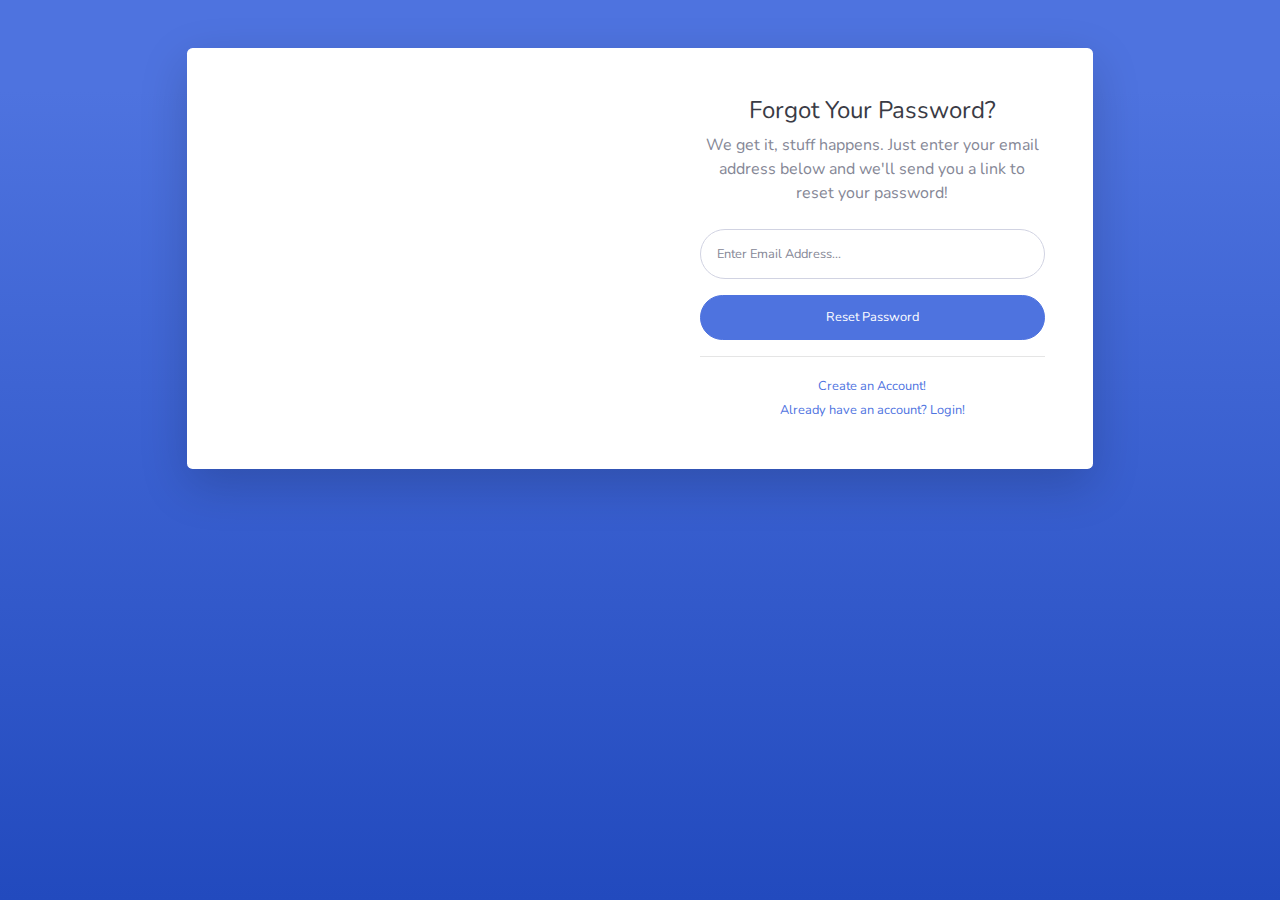
<file: public/theme/admin/forgot-password.html>
<!DOCTYPE html>
<html lang="en">

<head>

    <meta charset="utf-8">
    <meta http-equiv="X-UA-Compatible" content="IE=edge">
    <meta name="viewport" content="width=device-width, initial-scale=1, shrink-to-fit=no">
    <meta name="description" content="">
    <meta name="author" content="">

    <title>SB Admin 2 - Forgot Password</title>

    <!-- Custom fonts for this template-->
    <link href="vendor/fontawesome-free/css/all.min.css" rel="stylesheet" type="text/css">
    <link
        href="https://fonts.googleapis.com/css?family=Nunito:200,200i,300,300i,400,400i,600,600i,700,700i,800,800i,900,900i"
        rel="stylesheet">

    <!-- Custom styles for this template-->
    <link href="css/sb-admin-2.min.css" rel="stylesheet">

</head>

<body class="bg-gradient-primary">

    <div class="container">

        <!-- Outer Row -->
        <div class="row justify-content-center">

            <div class="col-xl-10 col-lg-12 col-md-9">

                <div class="card o-hidden border-0 shadow-lg my-5">
                    <div class="card-body p-0">
                        <!-- Nested Row within Card Body -->
                        <div class="row">
                            <div class="col-lg-6 d-none d-lg-block bg-password-image"></div>
                            <div class="col-lg-6">
                                <div class="p-5">
                                    <div class="text-center">
                                        <h1 class="h4 text-gray-900 mb-2">Forgot Your Password?</h1>
                                        <p class="mb-4">We get it, stuff happens. Just enter your email address below
                                            and we'll send you a link to reset your password!</p>
                                    </div>
                                    <form class="user">
                                        <div class="form-group">
                                            <input type="email" class="form-control form-control-user"
                                                id="exampleInputEmail" aria-describedby="emailHelp"
                                                placeholder="Enter Email Address...">
                                        </div>
                                        <a href="login.html" class="btn btn-primary btn-user btn-block">
                                            Reset Password
                                        </a>
                                    </form>
                                    <hr>
                                    <div class="text-center">
                                        <a class="small" href="register.html">Create an Account!</a>
                                    </div>
                                    <div class="text-center">
                                        <a class="small" href="login.html">Already have an account? Login!</a>
                                    </div>
                                </div>
                            </div>
                        </div>
                    </div>
                </div>

            </div>

        </div>

    </div>

    <!-- Bootstrap core JavaScript-->
    <script src="vendor/jquery/jquery.min.js"></script>
    <script src="vendor/bootstrap/js/bootstrap.bundle.min.js"></script>

    <!-- Core plugin JavaScript-->
    <script src="vendor/jquery-easing/jquery.easing.min.js"></script>

    <!-- Custom scripts for all pages-->
    <script src="js/sb-admin-2.min.js"></script>

</body>

</html>
</file>
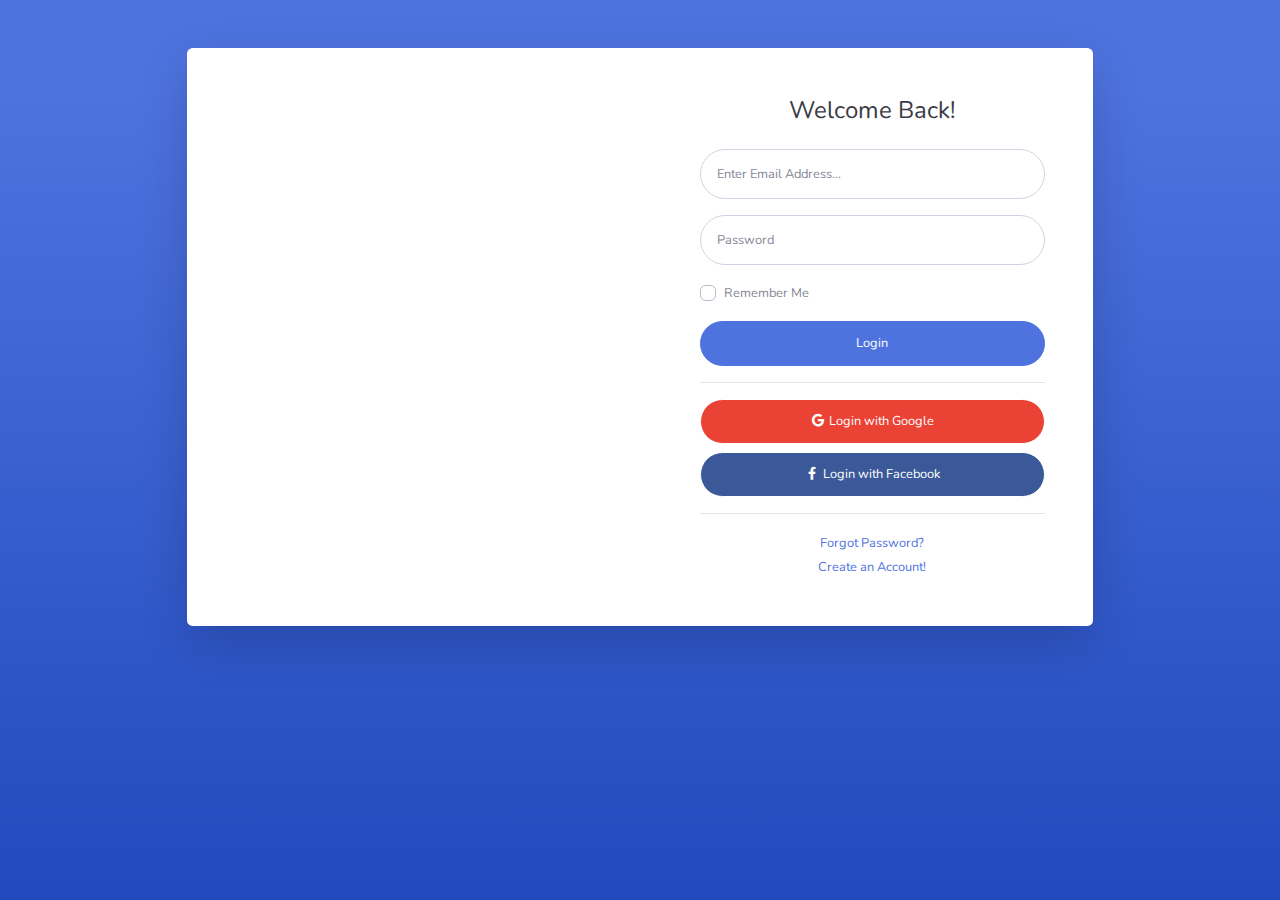
<file: public/theme/admin/login.html>
<!DOCTYPE html>
<html lang="en">

<head>

    <meta charset="utf-8">
    <meta http-equiv="X-UA-Compatible" content="IE=edge">
    <meta name="viewport" content="width=device-width, initial-scale=1, shrink-to-fit=no">
    <meta name="description" content="">
    <meta name="author" content="">

    <title>SB Admin 2 - Login</title>

    <!-- Custom fonts for this template-->
    <link href="vendor/fontawesome-free/css/all.min.css" rel="stylesheet" type="text/css">
    <link
        href="https://fonts.googleapis.com/css?family=Nunito:200,200i,300,300i,400,400i,600,600i,700,700i,800,800i,900,900i"
        rel="stylesheet">

    <!-- Custom styles for this template-->
    <link href="css/sb-admin-2.min.css" rel="stylesheet">

</head>

<body class="bg-gradient-primary">

    <div class="container">

        <!-- Outer Row -->
        <div class="row justify-content-center">

            <div class="col-xl-10 col-lg-12 col-md-9">

                <div class="card o-hidden border-0 shadow-lg my-5">
                    <div class="card-body p-0">
                        <!-- Nested Row within Card Body -->
                        <div class="row">
                            <div class="col-lg-6 d-none d-lg-block bg-login-image"></div>
                            <div class="col-lg-6">
                                <div class="p-5">
                                    <div class="text-center">
                                        <h1 class="h4 text-gray-900 mb-4">Welcome Back!</h1>
                                    </div>
                                    <form class="user">
                                        <div class="form-group">
                                            <input type="email" class="form-control form-control-user"
                                                id="exampleInputEmail" aria-describedby="emailHelp"
                                                placeholder="Enter Email Address...">
                                        </div>
                                        <div class="form-group">
                                            <input type="password" class="form-control form-control-user"
                                                id="exampleInputPassword" placeholder="Password">
                                        </div>
                                        <div class="form-group">
                                            <div class="custom-control custom-checkbox small">
                                                <input type="checkbox" class="custom-control-input" id="customCheck">
                                                <label class="custom-control-label" for="customCheck">Remember
                                                    Me</label>
                                            </div>
                                        </div>
                                        <a href="index.html" class="btn btn-primary btn-user btn-block">
                                            Login
                                        </a>
                                        <hr>
                                        <a href="index.html" class="btn btn-google btn-user btn-block">
                                            <i class="fab fa-google fa-fw"></i> Login with Google
                                        </a>
                                        <a href="index.html" class="btn btn-facebook btn-user btn-block">
                                            <i class="fab fa-facebook-f fa-fw"></i> Login with Facebook
                                        </a>
                                    </form>
                                    <hr>
                                    <div class="text-center">
                                        <a class="small" href="forgot-password.html">Forgot Password?</a>
                                    </div>
                                    <div class="text-center">
                                        <a class="small" href="register.html">Create an Account!</a>
                                    </div>
                                </div>
                            </div>
                        </div>
                    </div>
                </div>

            </div>

        </div>

    </div>

    <!-- Bootstrap core JavaScript-->
    <script src="vendor/jquery/jquery.min.js"></script>
    <script src="vendor/bootstrap/js/bootstrap.bundle.min.js"></script>

    <!-- Core plugin JavaScript-->
    <script src="vendor/jquery-easing/jquery.easing.min.js"></script>

    <!-- Custom scripts for all pages-->
    <script src="js/sb-admin-2.min.js"></script>

</body>

</html>
</file>
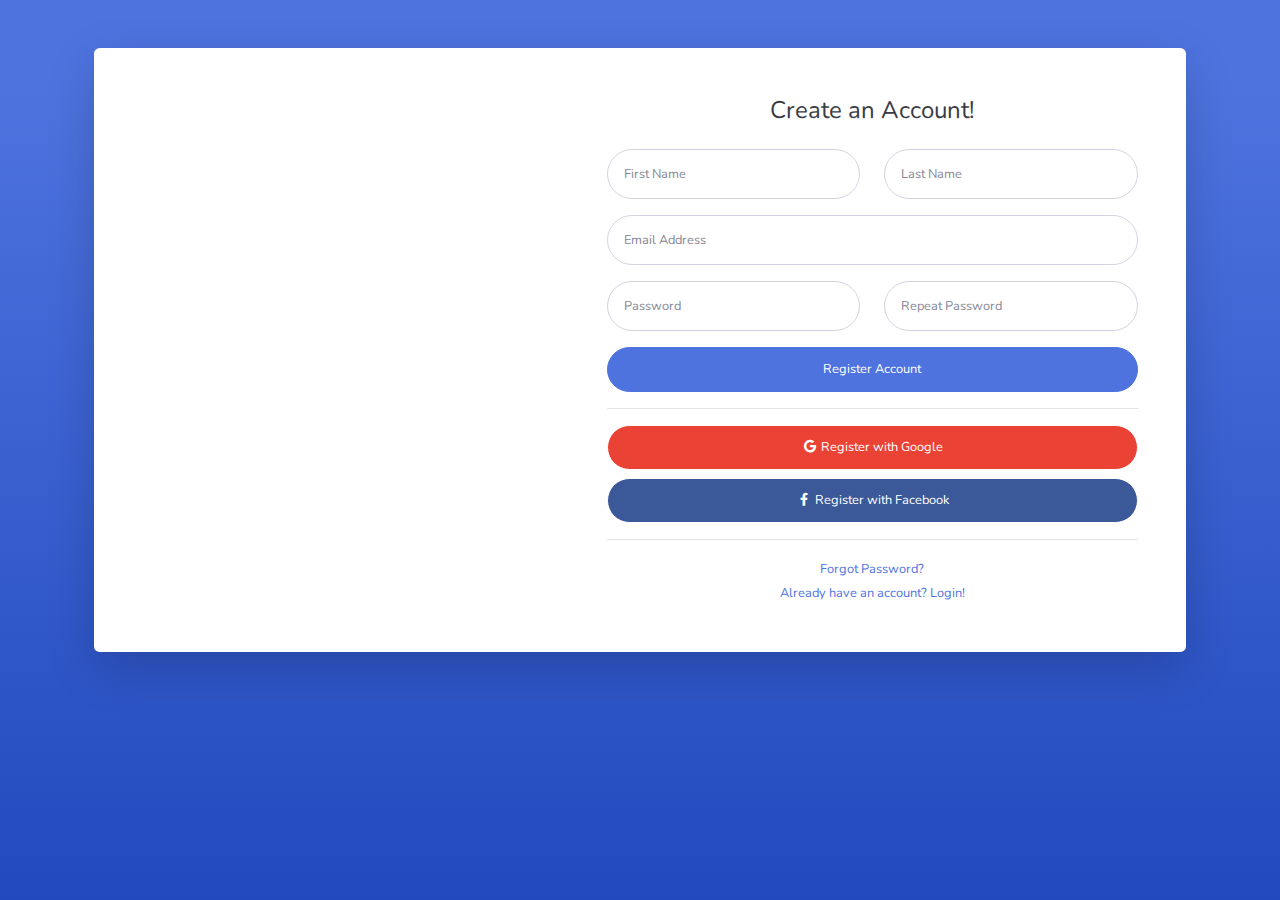
<file: public/theme/admin/register.html>
<!DOCTYPE html>
<html lang="en">

<head>

    <meta charset="utf-8">
    <meta http-equiv="X-UA-Compatible" content="IE=edge">
    <meta name="viewport" content="width=device-width, initial-scale=1, shrink-to-fit=no">
    <meta name="description" content="">
    <meta name="author" content="">

    <title>SB Admin 2 - Register</title>

    <!-- Custom fonts for this template-->
    <link href="vendor/fontawesome-free/css/all.min.css" rel="stylesheet" type="text/css">
    <link
        href="https://fonts.googleapis.com/css?family=Nunito:200,200i,300,300i,400,400i,600,600i,700,700i,800,800i,900,900i"
        rel="stylesheet">

    <!-- Custom styles for this template-->
    <link href="css/sb-admin-2.min.css" rel="stylesheet">

</head>

<body class="bg-gradient-primary">

    <div class="container">

        <div class="card o-hidden border-0 shadow-lg my-5">
            <div class="card-body p-0">
                <!-- Nested Row within Card Body -->
                <div class="row">
                    <div class="col-lg-5 d-none d-lg-block bg-register-image"></div>
                    <div class="col-lg-7">
                        <div class="p-5">
                            <div class="text-center">
                                <h1 class="h4 text-gray-900 mb-4">Create an Account!</h1>
                            </div>
                            <form class="user">
                                <div class="form-group row">
                                    <div class="col-sm-6 mb-3 mb-sm-0">
                                        <input type="text" class="form-control form-control-user" id="exampleFirstName"
                                            placeholder="First Name">
                                    </div>
                                    <div class="col-sm-6">
                                        <input type="text" class="form-control form-control-user" id="exampleLastName"
                                            placeholder="Last Name">
                                    </div>
                                </div>
                                <div class="form-group">
                                    <input type="email" class="form-control form-control-user" id="exampleInputEmail"
                                        placeholder="Email Address">
                                </div>
                                <div class="form-group row">
                                    <div class="col-sm-6 mb-3 mb-sm-0">
                                        <input type="password" class="form-control form-control-user"
                                            id="exampleInputPassword" placeholder="Password">
                                    </div>
                                    <div class="col-sm-6">
                                        <input type="password" class="form-control form-control-user"
                                            id="exampleRepeatPassword" placeholder="Repeat Password">
                                    </div>
                                </div>
                                <a href="login.html" class="btn btn-primary btn-user btn-block">
                                    Register Account
                                </a>
                                <hr>
                                <a href="index.html" class="btn btn-google btn-user btn-block">
                                    <i class="fab fa-google fa-fw"></i> Register with Google
                                </a>
                                <a href="index.html" class="btn btn-facebook btn-user btn-block">
                                    <i class="fab fa-facebook-f fa-fw"></i> Register with Facebook
                                </a>
                            </form>
                            <hr>
                            <div class="text-center">
                                <a class="small" href="forgot-password.html">Forgot Password?</a>
                            </div>
                            <div class="text-center">
                                <a class="small" href="login.html">Already have an account? Login!</a>
                            </div>
                        </div>
                    </div>
                </div>
            </div>
        </div>

    </div>

    <!-- Bootstrap core JavaScript-->
    <script src="vendor/jquery/jquery.min.js"></script>
    <script src="vendor/bootstrap/js/bootstrap.bundle.min.js"></script>

    <!-- Core plugin JavaScript-->
    <script src="vendor/jquery-easing/jquery.easing.min.js"></script>

    <!-- Custom scripts for all pages-->
    <script src="js/sb-admin-2.min.js"></script>

</body>

</html>
</file>
<file: public/theme/client/plugins/themify-icons/themify-icons.css>
@font-face{font-family:themify;src:url(fonts/themify.eot?-fvbane);src:url(fonts/themify.eot?#iefix-fvbane) format('embedded-opentype'),url(fonts/themify.woff?-fvbane) format('woff'),url(fonts/themify.ttf?-fvbane) format('truetype'),url(fonts/themify.svg?-fvbane#themify) format('svg');font-weight:400;font-style:normal}[class*=" ti-"],[class^=ti-]{font-family:themify;speak:none;font-style:normal;font-weight:400;font-variant:normal;text-transform:none;line-height:1;-webkit-font-smoothing:antialiased;-moz-osx-font-smoothing:grayscale}.ti-wand:before{content:"\e600"}.ti-volume:before{content:"\e601"}.ti-user:before{content:"\e602"}.ti-unlock:before{content:"\e603"}.ti-unlink:before{content:"\e604"}.ti-trash:before{content:"\e605"}.ti-thought:before{content:"\e606"}.ti-target:before{content:"\e607"}.ti-tag:before{content:"\e608"}.ti-tablet:before{content:"\e609"}.ti-star:before{content:"\e60a"}.ti-spray:before{content:"\e60b"}.ti-signal:before{content:"\e60c"}.ti-shopping-cart:before{content:"\e60d"}.ti-shopping-cart-full:before{content:"\e60e"}.ti-settings:before{content:"\e60f"}.ti-search:before{content:"\e610"}.ti-zoom-in:before{content:"\e611"}.ti-zoom-out:before{content:"\e612"}.ti-cut:before{content:"\e613"}.ti-ruler:before{content:"\e614"}.ti-ruler-pencil:before{content:"\e615"}.ti-ruler-alt:before{content:"\e616"}.ti-bookmark:before{content:"\e617"}.ti-bookmark-alt:before{content:"\e618"}.ti-reload:before{content:"\e619"}.ti-plus:before{content:"\e61a"}.ti-pin:before{content:"\e61b"}.ti-pencil:before{content:"\e61c"}.ti-pencil-alt:before{content:"\e61d"}.ti-paint-roller:before{content:"\e61e"}.ti-paint-bucket:before{content:"\e61f"}.ti-na:before{content:"\e620"}.ti-mobile:before{content:"\e621"}.ti-minus:before{content:"\e622"}.ti-medall:before{content:"\e623"}.ti-medall-alt:before{content:"\e624"}.ti-marker:before{content:"\e625"}.ti-marker-alt:before{content:"\e626"}.ti-arrow-up:before{content:"\e627"}.ti-arrow-right:before{content:"\e628"}.ti-arrow-left:before{content:"\e629"}.ti-arrow-down:before{content:"\e62a"}.ti-lock:before{content:"\e62b"}.ti-location-arrow:before{content:"\e62c"}.ti-link:before{content:"\e62d"}.ti-layout:before{content:"\e62e"}.ti-layers:before{content:"\e62f"}.ti-layers-alt:before{content:"\e630"}.ti-key:before{content:"\e631"}.ti-import:before{content:"\e632"}.ti-image:before{content:"\e633"}.ti-heart:before{content:"\e634"}.ti-heart-broken:before{content:"\e635"}.ti-hand-stop:before{content:"\e636"}.ti-hand-open:before{content:"\e637"}.ti-hand-drag:before{content:"\e638"}.ti-folder:before{content:"\e639"}.ti-flag:before{content:"\e63a"}.ti-flag-alt:before{content:"\e63b"}.ti-flag-alt-2:before{content:"\e63c"}.ti-eye:before{content:"\e63d"}.ti-export:before{content:"\e63e"}.ti-exchange-vertical:before{content:"\e63f"}.ti-desktop:before{content:"\e640"}.ti-cup:before{content:"\e641"}.ti-crown:before{content:"\e642"}.ti-comments:before{content:"\e643"}.ti-comment:before{content:"\e644"}.ti-comment-alt:before{content:"\e645"}.ti-close:before{content:"\e646"}.ti-clip:before{content:"\e647"}.ti-angle-up:before{content:"\e648"}.ti-angle-right:before{content:"\e649"}.ti-angle-left:before{content:"\e64a"}.ti-angle-down:before{content:"\e64b"}.ti-check:before{content:"\e64c"}.ti-check-box:before{content:"\e64d"}.ti-camera:before{content:"\e64e"}.ti-announcement:before{content:"\e64f"}.ti-brush:before{content:"\e650"}.ti-briefcase:before{content:"\e651"}.ti-bolt:before{content:"\e652"}.ti-bolt-alt:before{content:"\e653"}.ti-blackboard:before{content:"\e654"}.ti-bag:before{content:"\e655"}.ti-move:before{content:"\e656"}.ti-arrows-vertical:before{content:"\e657"}.ti-arrows-horizontal:before{content:"\e658"}.ti-fullscreen:before{content:"\e659"}.ti-arrow-top-right:before{content:"\e65a"}.ti-arrow-top-left:before{content:"\e65b"}.ti-arrow-circle-up:before{content:"\e65c"}.ti-arrow-circle-right:before{content:"\e65d"}.ti-arrow-circle-left:before{content:"\e65e"}.ti-arrow-circle-down:before{content:"\e65f"}.ti-angle-double-up:before{content:"\e660"}.ti-angle-double-right:before{content:"\e661"}.ti-angle-double-left:before{content:"\e662"}.ti-angle-double-down:before{content:"\e663"}.ti-zip:before{content:"\e664"}.ti-world:before{content:"\e665"}.ti-wheelchair:before{content:"\e666"}.ti-view-list:before{content:"\e667"}.ti-view-list-alt:before{content:"\e668"}.ti-view-grid:before{content:"\e669"}.ti-uppercase:before{content:"\e66a"}.ti-upload:before{content:"\e66b"}.ti-underline:before{content:"\e66c"}.ti-truck:before{content:"\e66d"}.ti-timer:before{content:"\e66e"}.ti-ticket:before{content:"\e66f"}.ti-thumb-up:before{content:"\e670"}.ti-thumb-down:before{content:"\e671"}.ti-text:before{content:"\e672"}.ti-stats-up:before{content:"\e673"}.ti-stats-down:before{content:"\e674"}.ti-split-v:before{content:"\e675"}.ti-split-h:before{content:"\e676"}.ti-smallcap:before{content:"\e677"}.ti-shine:before{content:"\e678"}.ti-shift-right:before{content:"\e679"}.ti-shift-left:before{content:"\e67a"}.ti-shield:before{content:"\e67b"}.ti-notepad:before{content:"\e67c"}.ti-server:before{content:"\e67d"}.ti-quote-right:before{content:"\e67e"}.ti-quote-left:before{content:"\e67f"}.ti-pulse:before{content:"\e680"}.ti-printer:before{content:"\e681"}.ti-power-off:before{content:"\e682"}.ti-plug:before{content:"\e683"}.ti-pie-chart:before{content:"\e684"}.ti-paragraph:before{content:"\e685"}.ti-panel:before{content:"\e686"}.ti-package:before{content:"\e687"}.ti-music:before{content:"\e688"}.ti-music-alt:before{content:"\e689"}.ti-mouse:before{content:"\e68a"}.ti-mouse-alt:before{content:"\e68b"}.ti-money:before{content:"\e68c"}.ti-microphone:before{content:"\e68d"}.ti-menu:before{content:"\e68e"}.ti-menu-alt:before{content:"\e68f"}.ti-map:before{content:"\e690"}.ti-map-alt:before{content:"\e691"}.ti-loop:before{content:"\e692"}.ti-location-pin:before{content:"\e693"}.ti-list:before{content:"\e694"}.ti-light-bulb:before{content:"\e695"}.ti-Italic:before{content:"\e696"}.ti-info:before{content:"\e697"}.ti-infinite:before{content:"\e698"}.ti-id-badge:before{content:"\e699"}.ti-hummer:before{content:"\e69a"}.ti-home:before{content:"\e69b"}.ti-help:before{content:"\e69c"}.ti-headphone:before{content:"\e69d"}.ti-harddrives:before{content:"\e69e"}.ti-harddrive:before{content:"\e69f"}.ti-gift:before{content:"\e6a0"}.ti-game:before{content:"\e6a1"}.ti-filter:before{content:"\e6a2"}.ti-files:before{content:"\e6a3"}.ti-file:before{content:"\e6a4"}.ti-eraser:before{content:"\e6a5"}.ti-envelope:before{content:"\e6a6"}.ti-download:before{content:"\e6a7"}.ti-direction:before{content:"\e6a8"}.ti-direction-alt:before{content:"\e6a9"}.ti-dashboard:before{content:"\e6aa"}.ti-control-stop:before{content:"\e6ab"}.ti-control-shuffle:before{content:"\e6ac"}.ti-control-play:before{content:"\e6ad"}.ti-control-pause:before{content:"\e6ae"}.ti-control-forward:before{content:"\e6af"}.ti-control-backward:before{content:"\e6b0"}.ti-cloud:before{content:"\e6b1"}.ti-cloud-up:before{content:"\e6b2"}.ti-cloud-down:before{content:"\e6b3"}.ti-clipboard:before{content:"\e6b4"}.ti-car:before{content:"\e6b5"}.ti-calendar:before{content:"\e6b6"}.ti-book:before{content:"\e6b7"}.ti-bell:before{content:"\e6b8"}.ti-basketball:before{content:"\e6b9"}.ti-bar-chart:before{content:"\e6ba"}.ti-bar-chart-alt:before{content:"\e6bb"}.ti-back-right:before{content:"\e6bc"}.ti-back-left:before{content:"\e6bd"}.ti-arrows-corner:before{content:"\e6be"}.ti-archive:before{content:"\e6bf"}.ti-anchor:before{content:"\e6c0"}.ti-align-right:before{content:"\e6c1"}.ti-align-left:before{content:"\e6c2"}.ti-align-justify:before{content:"\e6c3"}.ti-align-center:before{content:"\e6c4"}.ti-alert:before{content:"\e6c5"}.ti-alarm-clock:before{content:"\e6c6"}.ti-agenda:before{content:"\e6c7"}.ti-write:before{content:"\e6c8"}.ti-window:before{content:"\e6c9"}.ti-widgetized:before{content:"\e6ca"}.ti-widget:before{content:"\e6cb"}.ti-widget-alt:before{content:"\e6cc"}.ti-wallet:before{content:"\e6cd"}.ti-video-clapper:before{content:"\e6ce"}.ti-video-camera:before{content:"\e6cf"}.ti-vector:before{content:"\e6d0"}.ti-themify-logo:before{content:"\e6d1"}.ti-themify-favicon:before{content:"\e6d2"}.ti-themify-favicon-alt:before{content:"\e6d3"}.ti-support:before{content:"\e6d4"}.ti-stamp:before{content:"\e6d5"}.ti-split-v-alt:before{content:"\e6d6"}.ti-slice:before{content:"\e6d7"}.ti-shortcode:before{content:"\e6d8"}.ti-shift-right-alt:before{content:"\e6d9"}.ti-shift-left-alt:before{content:"\e6da"}.ti-ruler-alt-2:before{content:"\e6db"}.ti-receipt:before{content:"\e6dc"}.ti-pin2:before{content:"\e6dd"}.ti-pin-alt:before{content:"\e6de"}.ti-pencil-alt2:before{content:"\e6df"}.ti-palette:before{content:"\e6e0"}.ti-more:before{content:"\e6e1"}.ti-more-alt:before{content:"\e6e2"}.ti-microphone-alt:before{content:"\e6e3"}.ti-magnet:before{content:"\e6e4"}.ti-line-double:before{content:"\e6e5"}.ti-line-dotted:before{content:"\e6e6"}.ti-line-dashed:before{content:"\e6e7"}.ti-layout-width-full:before{content:"\e6e8"}.ti-layout-width-default:before{content:"\e6e9"}.ti-layout-width-default-alt:before{content:"\e6ea"}.ti-layout-tab:before{content:"\e6eb"}.ti-layout-tab-window:before{content:"\e6ec"}.ti-layout-tab-v:before{content:"\e6ed"}.ti-layout-tab-min:before{content:"\e6ee"}.ti-layout-slider:before{content:"\e6ef"}.ti-layout-slider-alt:before{content:"\e6f0"}.ti-layout-sidebar-right:before{content:"\e6f1"}.ti-layout-sidebar-none:before{content:"\e6f2"}.ti-layout-sidebar-left:before{content:"\e6f3"}.ti-layout-placeholder:before{content:"\e6f4"}.ti-layout-menu:before{content:"\e6f5"}.ti-layout-menu-v:before{content:"\e6f6"}.ti-layout-menu-separated:before{content:"\e6f7"}.ti-layout-menu-full:before{content:"\e6f8"}.ti-layout-media-right-alt:before{content:"\e6f9"}.ti-layout-media-right:before{content:"\e6fa"}.ti-layout-media-overlay:before{content:"\e6fb"}.ti-layout-media-overlay-alt:before{content:"\e6fc"}.ti-layout-media-overlay-alt-2:before{content:"\e6fd"}.ti-layout-media-left-alt:before{content:"\e6fe"}.ti-layout-media-left:before{content:"\e6ff"}.ti-layout-media-center-alt:before{content:"\e700"}.ti-layout-media-center:before{content:"\e701"}.ti-layout-list-thumb:before{content:"\e702"}.ti-layout-list-thumb-alt:before{content:"\e703"}.ti-layout-list-post:before{content:"\e704"}.ti-layout-list-large-image:before{content:"\e705"}.ti-layout-line-solid:before{content:"\e706"}.ti-layout-grid4:before{content:"\e707"}.ti-layout-grid3:before{content:"\e708"}.ti-layout-grid2:before{content:"\e709"}.ti-layout-grid2-thumb:before{content:"\e70a"}.ti-layout-cta-right:before{content:"\e70b"}.ti-layout-cta-left:before{content:"\e70c"}.ti-layout-cta-center:before{content:"\e70d"}.ti-layout-cta-btn-right:before{content:"\e70e"}.ti-layout-cta-btn-left:before{content:"\e70f"}.ti-layout-column4:before{content:"\e710"}.ti-layout-column3:before{content:"\e711"}.ti-layout-column2:before{content:"\e712"}.ti-layout-accordion-separated:before{content:"\e713"}.ti-layout-accordion-merged:before{content:"\e714"}.ti-layout-accordion-list:before{content:"\e715"}.ti-ink-pen:before{content:"\e716"}.ti-info-alt:before{content:"\e717"}.ti-help-alt:before{content:"\e718"}.ti-headphone-alt:before{content:"\e719"}.ti-hand-point-up:before{content:"\e71a"}.ti-hand-point-right:before{content:"\e71b"}.ti-hand-point-left:before{content:"\e71c"}.ti-hand-point-down:before{content:"\e71d"}.ti-gallery:before{content:"\e71e"}.ti-face-smile:before{content:"\e71f"}.ti-face-sad:before{content:"\e720"}.ti-credit-card:before{content:"\e721"}.ti-control-skip-forward:before{content:"\e722"}.ti-control-skip-backward:before{content:"\e723"}.ti-control-record:before{content:"\e724"}.ti-control-eject:before{content:"\e725"}.ti-comments-smiley:before{content:"\e726"}.ti-brush-alt:before{content:"\e727"}.ti-youtube:before{content:"\e728"}.ti-vimeo:before{content:"\e729"}.ti-twitter:before{content:"\e72a"}.ti-time:before{content:"\e72b"}.ti-tumblr:before{content:"\e72c"}.ti-skype:before{content:"\e72d"}.ti-share:before{content:"\e72e"}.ti-share-alt:before{content:"\e72f"}.ti-rocket:before{content:"\e730"}.ti-pinterest:before{content:"\e731"}.ti-new-window:before{content:"\e732"}.ti-microsoft:before{content:"\e733"}.ti-list-ol:before{content:"\e734"}.ti-linkedin:before{content:"\e735"}.ti-layout-sidebar-2:before{content:"\e736"}.ti-layout-grid4-alt:before{content:"\e737"}.ti-layout-grid3-alt:before{content:"\e738"}.ti-layout-grid2-alt:before{content:"\e739"}.ti-layout-column4-alt:before{content:"\e73a"}.ti-layout-column3-alt:before{content:"\e73b"}.ti-layout-column2-alt:before{content:"\e73c"}.ti-instagram:before{content:"\e73d"}.ti-google:before{content:"\e73e"}.ti-github:before{content:"\e73f"}.ti-flickr:before{content:"\e740"}.ti-facebook:before{content:"\e741"}.ti-dropbox:before{content:"\e742"}.ti-dribbble:before{content:"\e743"}.ti-apple:before{content:"\e744"}.ti-android:before{content:"\e745"}.ti-save:before{content:"\e746"}.ti-save-alt:before{content:"\e747"}.ti-yahoo:before{content:"\e748"}.ti-wordpress:before{content:"\e749"}.ti-vimeo-alt:before{content:"\e74a"}.ti-twitter-alt:before{content:"\e74b"}.ti-tumblr-alt:before{content:"\e74c"}.ti-trello:before{content:"\e74d"}.ti-stack-overflow:before{content:"\e74e"}.ti-soundcloud:before{content:"\e74f"}.ti-sharethis:before{content:"\e750"}.ti-sharethis-alt:before{content:"\e751"}.ti-reddit:before{content:"\e752"}.ti-pinterest-alt:before{content:"\e753"}.ti-microsoft-alt:before{content:"\e754"}.ti-linux:before{content:"\e755"}.ti-jsfiddle:before{content:"\e756"}.ti-joomla:before{content:"\e757"}.ti-html5:before{content:"\e758"}.ti-flickr-alt:before{content:"\e759"}.ti-email:before{content:"\e75a"}.ti-drupal:before{content:"\e75b"}.ti-dropbox-alt:before{content:"\e75c"}.ti-css3:before{content:"\e75d"}.ti-rss:before{content:"\e75e"}.ti-rss-alt:before{content:"\e75f"}
</file>
<file: public/theme/client/css/style.css>
/**
 * WEBSITE: https://themefisher.com
 * TWITTER: https://twitter.com/themefisher
 * FACEBOOK: https://www.facebook.com/themefisher
 * GITHUB: https://github.com/themefisher/
 */

/*!------------------------------------------------------------------
[MAIN STYLESHEET]

PROJECT:	Project Name
VERSION:	Versoin Number
-------------------------------------------------------------------*/
/*------------------------------------------------------------------
[TABLE OF CONTENTS]
-------------------------------------------------------------------*/
/*  typography */
@import url("https://fonts.googleapis.com/css2?family=Nunito+Sans:wght@400;600;700;800&display=swap");
body {
  line-height: 1.7;
  font-family: "Nunito Sans", sans-serif;
  -webkit-font-smoothing: antialiased;
  color: #555;
  font-size: 15px;
}

p {
  font-weight: 400;
  color: #555;
  font-size: 15px;
  line-height: 1.7;
  font-family: "Nunito Sans", sans-serif;
}

h1, h2, h3, h4, h5, h6, .h1, .h2, .h3, .h4, .h5, .h6 {
  color: #333;
  font-family: "Nunito Sans", sans-serif;
  font-weight: 800;
  line-height: 1.2;
}

h1, .h1 {
  font-size: 52px;
}

h2, .h2 {
  font-size: 36px;
}

h3, .h3 {
  font-size: 24px;
}

h4, .h4 {
  font-size: 18px;
}

h5, .h5 {
  font-size: 15px;
}

h6, .h6 {
  font-size: 13px;
}

/* Button style */
.btn {
  font-size: 14px;
  font-family: "Nunito Sans", sans-serif;
  font-weight: 700;
  text-transform: uppercase;
  padding: 10px 22px;
  border-radius: 50px;
  border: 1px solid;
  position: relative;
  z-index: 1;
  transition: 0.2s ease;
}
.btn:hover, .btn:active, .btn:focus {
  outline: 0;
  box-shadow: none !important;
}

.btn-primary {
  background: #4FD675;
  color: #fff;
  border-color: #4FD675;
}
.btn-primary:active, .btn-primary:hover, .btn-primary.focus, .btn-primary.active {
  background: #4FD675 !important;
  border-color: #4FD675 !important;
}

.btn-outline-primary {
  background: transparent;
  color: #4FD675;
  border-color: #4FD675;
}
.btn-outline-primary:active, .btn-outline-primary:hover, .btn-outline-primary.focus, .btn-outline-primary.active {
  background: #4FD675 !important;
  border-color: #4FD675 !important;
  color: #fff;
}

body {
  background-color: #fff;
  overflow-x: hidden;
}

::-moz-selection {
  background: #2ec458;
  color: #fff;
}

::selection {
  background: #2ec458;
  color: #fff;
}

/* preloader */
.preloader {
  position: fixed;
  top: 0;
  left: 0;
  right: 0;
  bottom: 0;
  background-color: #fff;
  z-index: 9999;
  display: flex;
  align-items: center;
  justify-content: center;
}

img {
  vertical-align: middle;
  border: 0;
}

a,
a:hover,
a:focus {
  text-decoration: none;
}

a,
button,
select {
  cursor: pointer;
  transition: 0.2s ease;
}
a:focus,
button:focus,
select:focus {
  outline: 0;
}

a:hover {
  color: #4FD675;
}

.slick-slide {
  outline: 0;
}

hr {
  margin: 40px 0;
}

.shadow, .promotion, .logo-list li, .widget, .card, .navbar .dropdown-menu {
  box-shadow: 0px 25px 65px rgba(0, 0, 0, 0.05) !important;
}

.mark,
mark {
  padding: 0;
  background-color: transparent;
  border-bottom: 3px solid #4FD675;
  color: #4FD675;
}

.section {
  padding-top: 100px;
  padding-bottom: 100px;
}
.section-sm {
  padding-top: 80px;
  padding-bottom: 80px;
}
.section-title {
  position: relative;
  text-transform: uppercase;
  margin-bottom: 30px;
  letter-spacing: 0.06em;
}
.section-title::before {
  position: absolute;
  left: 0;
  bottom: -8px;
  content: "";
  height: 2px;
  width: 60px;
  background-color: #4FD675;
}

.bg-cover {
  background-size: cover;
  background-position: center center;
  background-repeat: no-repeat;
}

.border-primary {
  border-color: #EBEBEB !important;
}

.circle-list {
  list-style: none;
  padding-left: 0;
}
.circle-list li {
  padding-left: 20px;
  position: relative;
  margin-bottom: 10px;
}
.circle-list li:last-child {
  margin-bottom: 0;
}
.circle-list li::before {
  position: absolute;
  content: "";
  height: 10px;
  width: 10px;
  border: 1px solid #4FD675;
  left: 0;
  top: 7px;
  border-radius: 50px;
}

/* badge */
.badge {
  border-radius: 0;
  position: absolute;
  width: 150px;
  transform: rotate(45deg);
  right: -45px;
  top: 20px;
  text-transform: uppercase;
}
.badge-primary {
  background-color: #4FD675;
}

/* overlay */
.overlay {
  position: relative;
}
.overlay::before {
  position: absolute;
  content: "";
  height: 100%;
  width: 100%;
  top: 0;
  left: 0;
  background: #000;
  opacity: 0.5;
}

.bg-primary {
  background: #4FD675 !important;
}

.text-primary {
  color: #4FD675 !important;
}

.text-default {
  color: #555 !important;
}

.border-default {
  border-color: #EBEBEB !important;
}

.form-control:focus {
  outline: 0;
  box-shadow: none;
}

.st0 {
  fill: #4FD675;
}

.sidebar-home {
  margin-top: 47px;
}
@media (max-width: 991px) {
  .sidebar-home {
    margin-top: 0;
  }
}

.sidebar-inner {
  margin-top: 65px;
}
@media (max-width: 991px) {
  .sidebar-inner {
    margin-top: 0;
  }
}

.navigation {
  border-bottom: 1px solid #EBEBEB;
  transition: 0.2s ease;
  padding: 10px 0;
}
.navigation.nav-bg {
  background-color: #fff;
}
@media (max-width: 991px) {
  .navigation {
    background-color: #fff;
  }
}

.nav-item {
  margin: 0;
}
.nav-item .nav-link {
  text-transform: capitalize;
  font-family: "Nunito Sans", sans-serif;
  font-weight: 600;
}

.navbar-white .navbar-nav .nav-link {
  color: #333;
}
.navbar-white .navbar-nav .nav-link:hover {
  color: #4FD675;
}

.navbar-expand-lg .navbar-nav .nav-link {
  padding: 20px;
}
@media (max-width: 991px) {
  .navbar-expand-lg .navbar-nav .nav-link {
    padding: 10px;
  }
}

.navbar {
  padding: 0;
}
.navbar .dropdown:hover .dropdown-menu {
  visibility: visible;
  opacity: 1;
  transform: scale(1);
}
.navbar .dropdown i {
  font-size: 12px;
}
.navbar .dropdown-menu {
  padding: 20px 15px;
  border: 0;
  top: calc(100% - 10px);
  left: 15px;
  border-radius: 5px;
  background: #fff;
  transition: 0.2s ease;
  display: block;
  visibility: hidden;
  opacity: 0;
  transform: scale(0.9);
}
@media (max-width: 991px) {
  .navbar .dropdown-menu {
    display: none;
    opacity: 1;
    visibility: visible;
    transform: scale(1);
    text-align: inherit;
  }
}
.navbar .dropdown-menu.show {
  visibility: hidden;
}
@media (max-width: 991px) {
  .navbar .dropdown-menu.show {
    visibility: visible;
    display: block;
  }
}
.navbar .dropdown-item {
  position: relative;
  color: #333;
  transition: 0.2s ease;
  font-size: inherit;
  padding: 8px 10px;
  border-radius: inherit;
}
.navbar .dropdown-item:hover {
  color: #4FD675 !important;
  background-color: #F9F9F9;
}

/* search */
.search-bar {
  position: relative;
  background-color: #F9F9F9;
}
.search-bar input {
  background-color: transparent;
  border: 1px solid #EBEBEB;
  height: 40px;
  padding-left: 15px;
  position: relative;
  border-radius: 5px;
  z-index: 1;
}
.search-bar input:focus {
  border-color: #4FD675;
  outline: 0;
}
.search-bar input::-moz-placeholder {
  font-size: 90%;
}
.search-bar input::placeholder {
  font-size: 90%;
}
@media (max-width: 991px) {
  .search-bar input {
    width: 40px;
    padding-left: 30px;
  }
  .search-bar input:focus {
    padding-left: 10px;
    width: 200px;
    position: absolute;
    top: 50%;
    transform: translateY(-50%);
    height: 50px;
    right: 0;
    background-color: #F9F9F9;
  }
}
.search-bar::before {
  position: absolute;
  font-family: "themify";
  content: "\e610";
  font-size: 15px;
  right: 13px;
  top: 50%;
  transform: translateY(-50%);
}

.banner {
  background-image: url(../images/backgrounds/banner-bg.svg);
  background-position: bottom center;
  background-repeat: no-repeat;
  background-size: cover;
  position: relative;
  padding: 120px 0 100px;
}
.banner .container {
  position: relative;
  z-index: 1;
}
.banner-shape-1 {
  position: absolute;
  left: 20%;
  top: 25%;
}
.banner-shape-1 .path {
  fill: #4FD675;
}
.banner-shape-2 {
  position: absolute;
  right: 20%;
  top: 25%;
}
.banner-shape-2 .path {
  fill: #4FD675;
}
.banner-shape-3 {
  position: absolute;
  right: 25%;
  bottom: 15%;
}
.banner-shape-3 .path {
  fill: #4FD675;
}
.banner-border {
  position: absolute;
  bottom: -60px;
  left: 0;
  width: 100%;
  stroke: #4FD675;
}

.header {
  background-image: url(../images/backgrounds/header-bg.svg);
  background-position: bottom center;
  background-repeat: no-repeat;
  background-size: cover;
  position: relative;
  padding: 120px 0 150px;
}
.header .container {
  position: relative;
  z-index: 1;
}
.header-shape-1 {
  position: absolute;
  left: 20%;
  top: 25%;
}
.header-shape-1 .path {
  fill: #4FD675;
}
.header-shape-2 {
  position: absolute;
  right: 20%;
  top: 25%;
}
.header-shape-2 .path {
  fill: #4FD675;
}
.header-shape-3 {
  position: absolute;
  right: 25%;
  bottom: 15%;
}
.header-shape-3 .path {
  fill: #4FD675;
}
.header-border {
  position: absolute;
  bottom: -35px;
  left: 0;
  width: 100%;
  stroke: #4FD675;
}

.author {
  position: relative;
  padding: 120px 0 150px;
}
.author-shape-1 {
  position: absolute;
  left: 15%;
  top: 25%;
}
.author-shape-1 .path {
  fill: #4FD675;
}
.author-shape-2 {
  position: absolute;
  right: 15%;
  top: 25%;
}
.author-shape-2 .path {
  fill: #4FD675;
}
.author-shape-3 {
  position: absolute;
  right: 20%;
  bottom: 15%;
}
.author-shape-3 .path {
  fill: #4FD675;
}
.author-border {
  position: absolute;
  bottom: -15px;
  left: 0;
  width: 100%;
  stroke: #4FD675;
  z-index: -1;
}

.wave {
  position: relative;
}
.wave-bg {
  position: absolute;
  top: 50%;
  left: 0;
  width: 100%;
  transform: translateY(-50%);
  z-index: -2;
}
@media (max-width: 991px) {
  .wave-bg {
    height: 100%;
    -o-object-fit: cover;
       object-fit: cover;
  }
}
.wave-shape-1 {
  position: absolute;
  right: 10%;
  top: 25%;
  z-index: -1;
}
.wave-shape-1 .path {
  fill: #4FD675;
}
.wave-shape-2 {
  position: absolute;
  left: 10%;
  top: 15%;
  z-index: -1;
}
.wave-shape-2 .path {
  fill: #4FD675;
}
.wave-shape-3 {
  position: absolute;
  left: 5%;
  bottom: 20%;
  z-index: -1;
}
.wave-shape-3 .path {
  fill: #4FD675;
}
.wave-shape-4 {
  position: absolute;
  right: 10%;
  bottom: 15%;
  z-index: -1;
}
.wave-shape-4 .path {
  fill: #4FD675;
}

.author-card {
  padding: 0 30px;
  border-right: 1px solid #EBEBEB;
  margin: 50px 0;
}
@media (max-width: 575px) {
  .author-card {
    border-right: 0;
  }
}
.author-card .social-icons a {
  color: #c4c4c4;
  font-size: 20px;
}
.author .social-icons a {
  color: #c4c4c4;
  font-size: 20px;
  display: block;
}
.author-image {
  height: 200px;
  width: 200px;
  -o-object-fit: cover;
     object-fit: cover;
  border-radius: 50%;
  display: block;
  margin: 0 auto 10px;
  border: 5px solid transparent;
  box-shadow: 0 0 0 2px #4FD675;
}
@media (max-width: 1200px) {
  .author-image {
    height: 150px;
    width: 150px;
  }
}

.post-count {
  color: #777;
  display: block;
  margin-bottom: 20px;
}

.card {
  border: 0;
  background-color: #fff;
  transition: 0.2s ease;
}
.card-body {
  padding: 25px;
}
.card-img-sm {
  height: 85px;
  width: 85px;
  border-radius: 0.25rem;
  -o-object-fit: cover;
     object-fit: cover;
}
.card-meta {
  display: flex;
  align-items: center;
  flex-wrap: wrap;
  font-size: 12px;
  color: #777;
  margin-bottom: 0;
}
.card-meta li {
  margin-bottom: 10px;
}
.card-meta li:not(:last-child) {
  border-right: 1px solid #EBEBEB;
  padding-right: 8px;
}
.card-meta i {
  color: #dddddd;
  margin-right: 5px;
}
.card-meta-author {
  color: inherit;
}
.card-meta-author img {
  height: 20px;
  width: 20px;
  -o-object-fit: cover;
     object-fit: cover;
  margin-right: 5px;
  border-radius: 50%;
}
.card-meta-author:hover {
  color: #4FD675;
}
.card-meta-tag {
  margin-bottom: 0;
}
.card-meta-tag li {
  border: 0 !important;
  padding-right: 0 !important;
  margin-bottom: 0 !important;
}
.card-meta-tag li a {
  padding: 0px 8px;
  border-radius: 30px;
  border: 1px solid #EBEBEB;
  color: #555;
  display: inline-block;
}
.card-meta-tag li a:hover {
  background-color: #4FD675;
  border-color: #4FD675;
  color: #fff;
}

.post-title {
  color: #333;
  font-weight: 700;
}
.post-title:hover {
  color: #4FD675;
}

.social-icons {
  margin-bottom: 0;
}
.social-icons li {
  color: #777;
  font-size: 14px;
}
.social-icons li a {
  display: block;
  color: inherit;
  padding: 5px;
}
.social-icons li a:hover {
  color: #4FD675;
}

.post-slider {
  overflow: hidden;
}
.post-slider:hover .prevArrow {
  left: 10px;
}
.post-slider:hover .nextArrow {
  right: 10px;
}

.slider-sm .slick-arrow {
  height: 35px;
  width: 35px;
  line-height: 35px;
}

.slick-arrow {
  position: absolute;
  top: 50%;
  transform: translateY(-50%);
  z-index: 9;
  height: 50px;
  width: 50px;
  line-height: 50px;
  border-radius: 50%;
  background: rgba(79, 214, 117, 0.5);
  color: #fff;
  border: 0;
}
@media (max-width: 575px) {
  .slick-arrow {
    display: none;
  }
}
.slick-arrow:focus {
  outline: 0;
}
.slick-arrow:hover {
  background: #4FD675;
}

.prevArrow {
  left: -60px;
}

.nextArrow {
  right: -60px;
}

.pagination .page-item .page-link {
  display: inline-block;
  width: 40px;
  height: 40px;
  line-height: 40px;
  border-radius: 50%;
  background: transparent;
  text-align: center;
  padding: 0;
  margin-right: 10px;
  border: 1px solid #4FD675;
  color: #4FD675;
}
.pagination .page-item .page-link:hover {
  background: #4FD675;
  color: #fff;
  border-color: #4FD675;
}
.pagination .page-item .page-link:focus {
  box-shadow: none;
}
.pagination .page-item:first-child .page-link, .pagination .page-item:last-child .page-link {
  border-radius: 50%;
}
.pagination .page-item.active .page-link {
  background: #4FD675;
  color: #fff;
  border-color: #4FD675;
}

.author-block {
  border-top: 1px solid #EBEBEB;
}
.author-block:nth-child(1) {
  border-top-color: transparent;
}
.author-block:nth-child(2) {
  border-top-color: transparent;
}
@media (max-width: 575px) {
  .author-block:nth-child(2) {
    border-top-color: #EBEBEB;
  }
}
.author-block:nth-child(3) {
  border-top-color: transparent;
}
@media (max-width: 991px) {
  .author-block:nth-child(3) {
    border-top-color: #EBEBEB;
  }
}
.author-block:nth-child(3n+3) .author-card {
  border-right-color: transparent;
}
@media (max-width: 991px) {
  .author-block:nth-child(3n+3) .author-card {
    border-right-color: #EBEBEB;
  }
}
@media (max-width: 991px) {
  .author-block:nth-child(2n+2) .author-card {
    border-right-color: transparent;
  }
}

.content * {
  word-break: break-word;
  overflow-wrap: break-word;
}
.content img {
  max-width: 100%;
}
.content a {
  color: #333;
}
.content a:hover {
  color: #4FD675;
}
.content ol,
.content ul {
  padding-left: 20px;
}
.content ol li,
.content ul li {
  margin-bottom: 10px;
}
.content ul {
  padding-left: 0;
  margin-bottom: 20px;
  list-style-type: none;
}
.content ul li {
  padding-left: 20px;
  position: relative;
}
.content ul li::before {
  position: absolute;
  content: "";
  height: 8px;
  width: 8px;
  border-radius: 50%;
  background: #4FD675;
  left: 3px;
  top: 8px;
}
.content table {
  width: 100%;
  max-width: 100%;
  margin-bottom: 1rem;
  border: 1px solid #EBEBEB;
}
.content table td,
.content table th {
  padding: 0.75rem;
  vertical-align: top;
  margin-bottom: 0;
}
.content tr:not(:last-child) {
  border-bottom: 1px solid #EBEBEB;
}
.content th {
  font-weight: 500;
}
.content thead {
  background: #F9F9F9;
  margin-bottom: 0;
}
.content thead tr {
  border-bottom: 1px solid #EBEBEB;
}
.content tbody {
  background: white;
  margin-bottom: 0;
}
.content .notices {
  margin: 2rem 0;
  position: relative;
  overflow: hidden;
}
.content .notices p {
  padding: 10px;
  margin-bottom: 0;
  background-color: #fff !important;
}
.content .notices p::before {
  position: absolute;
  top: 2px;
  color: #fff;
  font-family: "themify";
  font-weight: 900;
  content: "\e717";
  left: 10px;
}
.content .notices.note p {
  border-top: 30px solid #6ab0de;
  background: #F9F9F9;
}
.content .notices.note p::after {
  content: "Note";
  position: absolute;
  top: 2px;
  color: #fff;
  left: 2rem;
}
.content .notices.tip p {
  border-top: 30px solid #78C578;
  background: #F9F9F9;
}
.content .notices.tip p::after {
  content: "Tip";
  position: absolute;
  top: 2px;
  color: #fff;
  left: 2rem;
}
.content .notices.info p {
  border-top: 30px solid #F0B37E;
  background: #F9F9F9;
}
.content .notices.info p::after {
  content: "Info";
  position: absolute;
  top: 2px;
  color: #fff;
  left: 2rem;
}
.content .notices.warning p {
  border-top: 30px solid #E06F6C;
  background: #F9F9F9;
}
.content .notices.warning p::after {
  content: "Warning";
  position: absolute;
  top: 2px;
  color: #fff;
  left: 2rem;
}
.content blockquote {
  font-size: 20px !important;
  color: #555;
  padding: 20px 40px;
  border-left: 2px solid #4FD675;
  margin: 40px 0;
  font-weight: bold;
  background: #fff;
}
.content blockquote p {
  margin-bottom: 0 !important;
}
.content pre {
  display: block;
  padding: 9.5px;
  margin: 10px 0px 10px;
  white-space: pre-wrap;
}
.content code {
  margin-bottom: 0 !important;
  font-size: 100%;
}

.code-tabs {
  border: 1px solid #EBEBEB;
  overflow: hidden;
  margin-bottom: 20px;
  background-color: #fff;
}
.code-tabs .nav-tabs {
  margin-bottom: 0;
}
.code-tabs .nav-tabs .nav-item {
  padding-left: 0;
  border-right: 1px solid #EBEBEB;
}
.code-tabs .nav-tabs .nav-item .nav-link {
  text-decoration: none;
  font-weight: 500;
  border: 0;
}
.code-tabs .nav-tabs .nav-item::before {
  display: none;
}
.code-tabs .nav-tabs .nav-item.active {
  background: #4FD675;
}
.code-tabs .nav-tabs .nav-item.active .nav-link {
  color: #fff;
}
.code-tabs .tab-content {
  padding: 20px 15px;
}

.collapse-wrapper {
  background-color: #fff;
}

.form-group {
  margin-bottom: 30px;
}
.form-group label {
  font-size: 16px;
  font-weight: 700;
  color: #333;
}
.form-group .form-control {
  border-color: #EBEBEB;
  border: 1px solid transparent;
  background-color: #F9F9F9;
  height: 50px;
}
.form-group .form-control:focus {
  outline: 0;
  box-shadow: none;
  border-color: #4FD675;
}
.form-group textarea.form-control {
  height: 120px;
}

.widget {
  margin-bottom: 30px;
  padding: 15px;
  border-radius: 5px;
  border-top: 6px solid #4FD675;
  background-color: #fff;
}
.widget-title {
  text-transform: uppercase;
  margin-bottom: 15px;
  color: #333;
  text-align: center;
  font-size: 15px;
  letter-spacing: 0.06em;
}
.widget-search {
  position: relative;
}
.widget-search input {
  border: 1px solid transparent;
  width: 100%;
  height: 40px;
  border-radius: 50px;
  background-color: #F9F9F9;
  padding-left: 20px;
  transition: 0.2s ease;
}
.widget-search input:focus {
  border-color: #4FD675;
  outline: 0;
}
.widget-search input::-moz-placeholder {
  font-size: 90%;
}
.widget-search input::placeholder {
  font-size: 90%;
}
.widget-search i {
  color: #333;
  position: absolute;
  right: 15px;
  top: 15px;
  font-size: 12px;
}
.widget-about {
  text-align: center;
}
.widget-about img {
  height: 170px;
  width: 170px;
  -o-object-fit: cover;
     object-fit: cover;
  border-radius: 50%;
  display: block;
  margin: 0 auto 10px;
  border: 5px solid transparent;
  box-shadow: 0 0 0 2px #4FD675;
}
@media (max-width: 1200px) {
  .widget-about img {
    height: 150px;
    width: 150px;
  }
}
.widget-author .media {
  position: relative;
  padding: 15px 0;
}
.widget-author .media img {
  height: 70px;
  width: 70px;
  -o-object-fit: cover;
     object-fit: cover;
  border-radius: 50%;
}
.widget-author .media:not(:last-child) {
  border-bottom: 1px solid #EBEBEB;
}
.widget-categories a {
  position: relative;
  padding-left: 15px;
}
.widget-categories a::before {
  position: absolute;
  content: "#";
  color: #4FD675;
  left: 0;
  top: 0;
}
.widget-list li {
  padding: 7px 0;
}
.widget-list li:not(:last-child) {
  border-bottom: 1px solid #EBEBEB;
}
.widget-list li a {
  color: #333;
}
.widget-list li a:hover {
  color: #4FD675;
}
.widget-list-inline li {
  margin-bottom: 10px;
}
.widget-list-inline li a {
  padding: 2px 15px;
  border: 1px solid #4FD675;
  border-radius: 30px;
  display: block;
  color: #555;
}
.widget-list-inline li a:hover {
  border-color: #4FD675;
  background: #4FD675;
  color: #fff;
}
.widget-card {
  position: relative;
  padding: 15px 0;
}
.widget-card:not(:last-child) {
  border-bottom: 1px solid #EBEBEB;
}
.widget-social {
  display: flex;
  justify-content: space-around;
}
.widget-social a {
  padding: 10px;
  font-size: 20px;
  color: #777;
}
.widget-social a:hover {
  color: #4FD675;
}

.quote {
  background-color: #fff;
  border: 1px solid #EBEBEB;
  display: flex;
  padding: 20px;
  margin-bottom: 20px;
}
.quote i {
  font-size: 24px;
  color: #4FD675;
  margin-right: 10px;
}
.quote p {
  font-style: italic;
}
.quote-by {
  color: #4FD675;
}

.instagram-post img {
  height: 160px;
  width: 100%;
  -o-object-fit: cover;
     object-fit: cover;
}

.error {
  padding: 130px 0;
}
.error-shape-1 {
  position: absolute;
  right: 20%;
  top: 15%;
  z-index: -1;
}
.error-shape-1 .path {
  fill: #4FD675;
}
.error-shape-2 {
  position: absolute;
  right: 10%;
  top: 50%;
  z-index: -1;
}
.error-shape-2 .path {
  fill: #4FD675;
}
.error-shape-3 {
  position: absolute;
  right: 30%;
  bottom: 15%;
  z-index: -1;
}
.error-shape-3 .path {
  fill: #4FD675;
}

.footer {
  padding: 120px 0 50px;
  background-image: url(../images/backgrounds/footer-bg.svg);
  background-position: top center;
  background-repeat: no-repeat;
  background-size: cover;
  position: relative;
}
.footer-list a {
  display: block;
  color: #333;
  padding: 5px;
}
.footer-list a:hover {
  color: #4FD675;
}
.footer-border {
  position: absolute;
  top: -75px;
  width: 100%;
  stroke: #4FD675;
}

.image-wrapper {
  position: relative;
  border-radius: 5px;
}
.image-wrapper img {
  border-radius: inherit;
}
.image-wrapper::before {
  position: absolute;
  content: "";
  height: 100%;
  width: 100%;
  background-color: #F9F9F9;
  left: -15px;
  top: -15px;
  z-index: -1;
  border-radius: inherit;
}
.image-wrapper::after {
  position: absolute;
  content: "";
  height: 100%;
  width: 100%;
  border: 1px solid #4FD675;
  left: 15px;
  top: 15px;
  border-radius: inherit;
}

.logo-list li {
  height: 70px;
  padding: 0 30px;
  text-align: center;
  line-height: 70px;
  margin-bottom: 20px;
}
.logo-list li img {
  height: 25px;
}

.video-wrapper {
  position: relative;
}
.video-wrapper .play-btn {
  position: absolute;
  left: 50%;
  top: 50%;
  transform: translate(-50%, -50%);
}

.play-btn {
  height: 50px;
  width: 50px;
  border-radius: 50%;
  line-height: 55px;
  font-size: 20px;
  color: #fff;
  background-color: #4FD675;
  text-align: center;
  box-shadow: 0 0 0 5px rgba(79, 214, 117, 0.7);
  transition: 0.2s ease-out;
}
.play-btn:hover {
  color: #fff;
  box-shadow: 0 0 0 10px rgba(79, 214, 117, 0.7);
}

.mission-name {
  height: 150px;
  width: 150px;
  color: #fff;
  background-color: #4FD675;
  line-height: 150px;
  border-radius: 50%;
  text-align: center;
  margin: auto;
}

.promotion {
  border-radius: 5px;
  overflow: hidden;
  position: relative;
  margin-bottom: 30px;
}
.promotion-content {
  position: absolute;
  padding: 30px;
  height: 100%;
  width: 100%;
  background-color: rgba(24, 24, 24, 0.3);
  display: flex;
  flex-direction: column;
  align-items: center;
  text-align: center;
  justify-content: center;
  left: 0;
  top: 0;
}
.promotion-content h5 {
  font-size: 32px;
}

.pricing-wrapper {
  padding: 30px 10px;
  padding-bottom: 0;
}

.pricing-item {
  margin-bottom: 20px;
}
.pricing-item .card {
  border-right: 1px solid #ddd;
  margin: 0 10px;
  padding: 20px 15px;
}
@media (max-width: 991px) {
  .pricing-item .card {
    border: 0;
  }
}
.pricing-item .card .price {
  margin-bottom: 30px;
}
.pricing-item .card .price h2 {
  margin-bottom: 0;
}
.pricing-item .card .price span {
  line-height: 1;
  margin-left: 10px;
}
.pricing-item:last-child .card {
  border: 0;
}

.nav-pills-icon .nav-link {
  padding-top: 20px;
  padding-bottom: 20px;
  color: #333;
  border: 2px solid transparent;
}
.nav-pills-icon .nav-link.active {
  color: #4FD675;
  background-color: transparent;
  border-color: #4FD675;
}

.book-cover {
  background-color: #F9F9F9;
}
.book-cover img {
  max-width: 175px;
  margin: 40px 0;
}

.shadow-none {
  box-shadow: none !important;
}
/*# sourceMappingURL=style.css.map */
</file>
<file: resources/views/code-sondinh/15_6_shopweb/admin/style.css>
* {
  margin: 0;
  padding: 0;
  box-sizing: border-box;
}
.khung {
  margin: auto;
  width: 60%;
}
header {
  background-color: #fc4d1e;
  width: 100%;
  height: 50px;
  display: flex;
}
header .khung {
  display: flex;
  justify-content: center;
  align-items: center;
}
.trang-chu {
  margin: 20px 0px 20px 0px;
}
.trang-chu a {
  text-decoration: none;
  color: black;
  font-size: 20px;
  border: solid 1px orange;
  padding: 10px;
  border-radius: 10px;
}
.trang-chu a:hover{
    background-color: orange;
    color: white;
}
.khung ul li {
  list-style: none;
}
.khung ul li a {
  text-decoration: none;
  color: white;
  font-size: 35px;
}
.table {
  width: 100%;
  border-collapse: collapse;
  margin-bottom: 20px;
  border: 1px solid #ddd;
}

.table th,
.table td {
  padding: 12px 15px;
  text-align: left;
  border-bottom: 1px solid #ddd;
}

.table th {
  background-color: #f2f2f2;
  font-weight: bold;
}

.table tbody tr:nth-child(even) {
  background-color: #f9f9f9;
}
</file>
